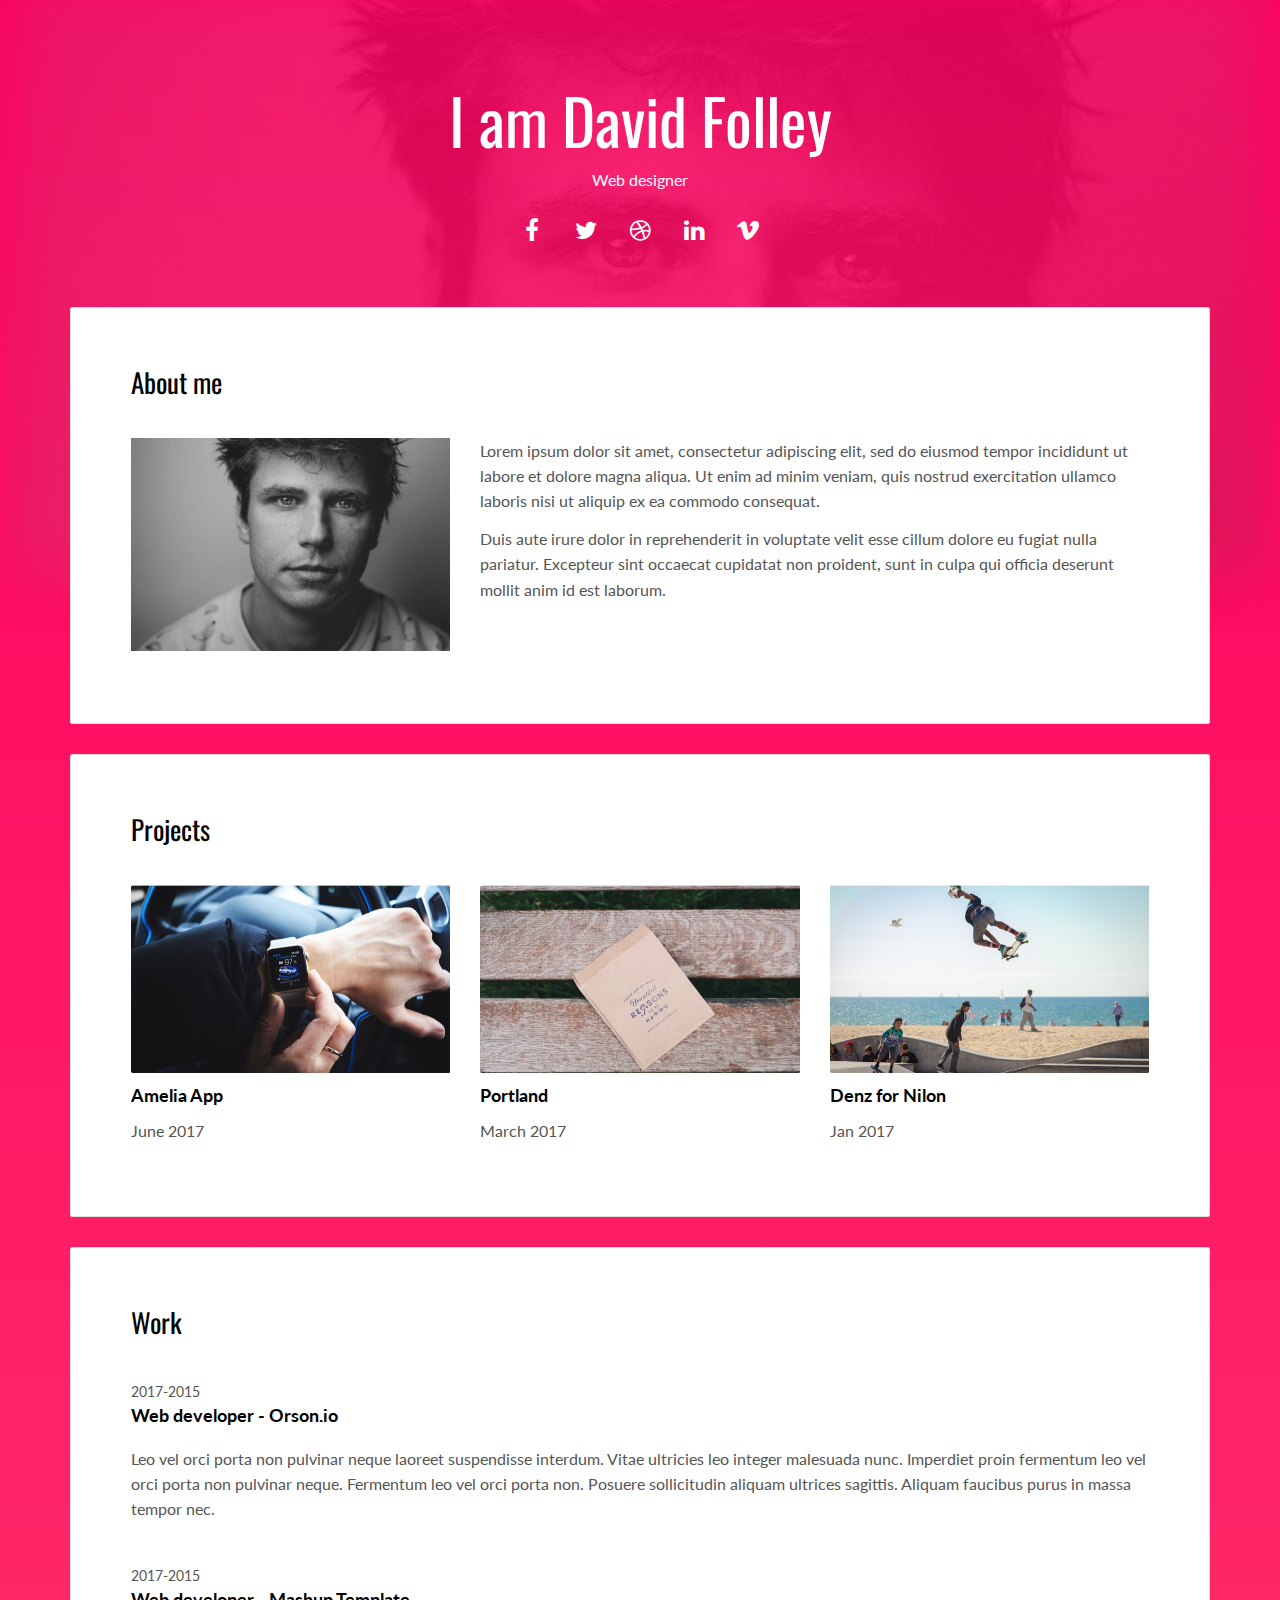
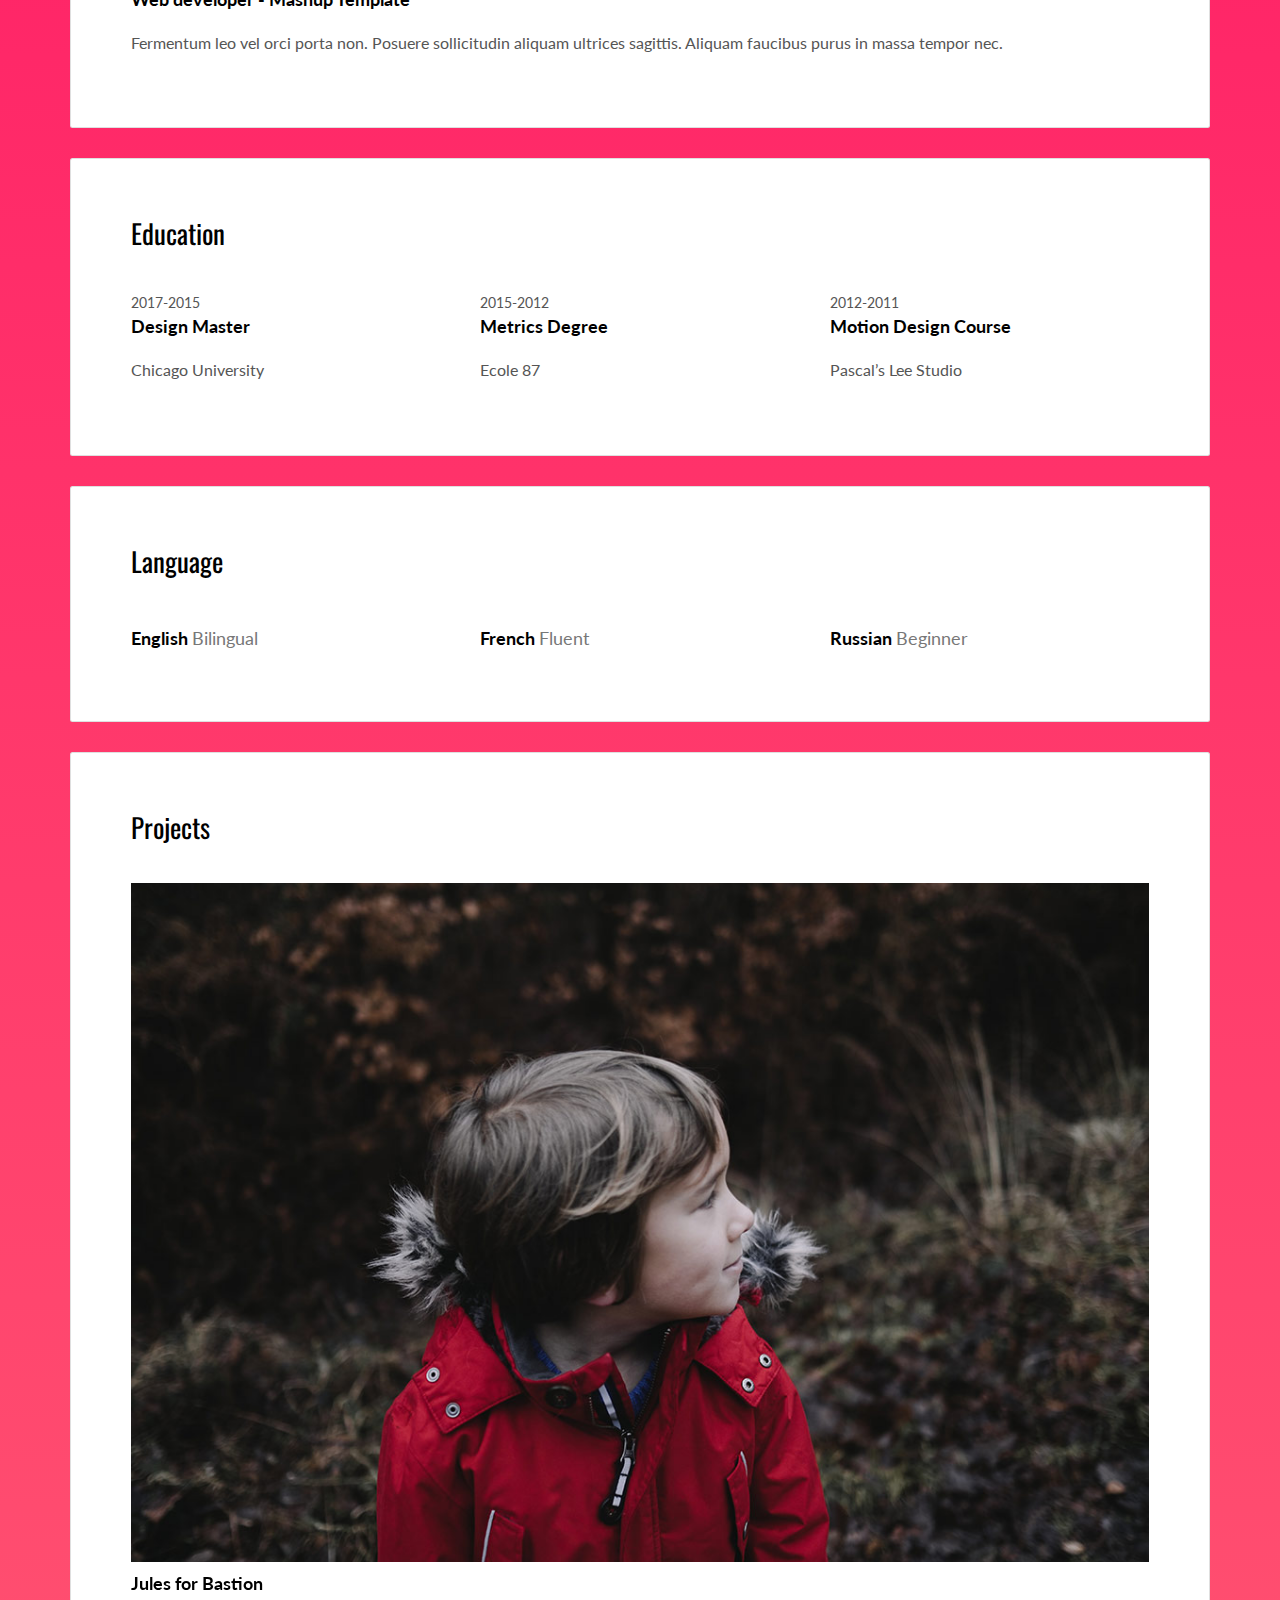
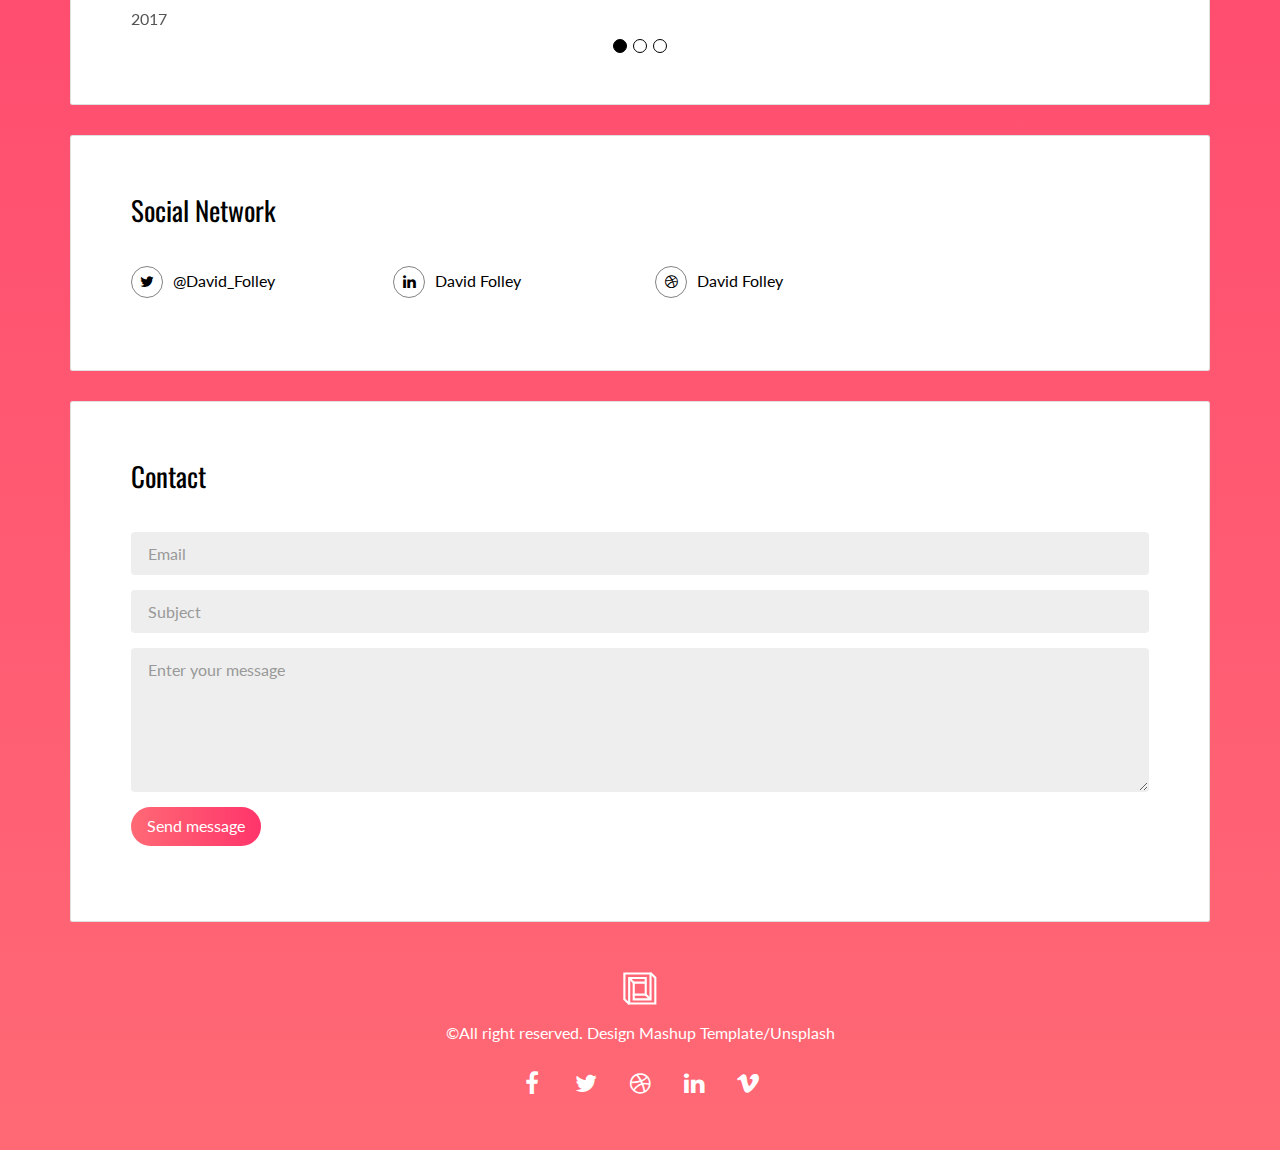
<file: energy-template/index.html>
<!DOCTYPE html>
<html lang="en">

<head>
  <meta charset="UTF-8">
  <meta content="IE=edge" http-equiv="X-UA-Compatible">
  <meta content="width=device-width,initial-scale=1" name="viewport">
  <meta content="description" name="description">
  <meta name="google" content="notranslate" />
  <meta content="Mashup templates have been developped by Orson.io team" name="author">

  <!-- Disable tap highlight on IE -->
  <meta name="msapplication-tap-highlight" content="no">
  
  <link rel="apple-touch-icon" sizes="180x180" href="./assets/apple-icon-180x180.png">
  <link href="./assets/favicon.ico" rel="icon">

  <title>Title page</title>  

<link href="./main.d8e0d294.css" rel="stylesheet"></head>

<body class="">

<!-- Add your content of header -->
<div class="background-color-layer" style="background-image: url('assets/images/img-01.jpg')"
></div>
<main class="content-wrapper">
  <header class="white-text-container section-container">
    <div class="text-center">
      <h1>I am David Folley</h1>
      <p>Web designer</p>
      <p>
        <a class="fa-icon fa-icon-2x" href="https://facebook.com/" title="">
          <i class="fa fa-facebook"></i>
        </a>
        <a class="fa-icon fa-icon-2x" href="https://twitter.com/" title="">
          <i class="fa fa-twitter"></i>
        </a>
        <a class="fa-icon fa-icon-2x" href="https://dribbble.com/" title="">
          <i class="fa fa-dribbble"></i>
        </a>
        <a class="fa-icon fa-icon-2x" href="https://www.linkedin.com/" title="">
          <i class="fa fa-linkedin"></i>
        </a>
        <a class="fa-icon fa-icon-2x" href="https://vimeo.com/" title="">
          <i class="fa fa-vimeo"></i>
        </a>
      </p>
    </div>
  </header>



<!-- Add your site or app content here -->
 
 <div class="container">
   <div class="row">
     <div class="col-xs-12">

        <div class="card">
          <div class="card-block">
            <h2>About me</h2>
            <div class="row">
              <div class="col-md-4">
                <p><img src="./assets/images/img-01.jpg" class="img-responsive" alt=""></p>
              </div>
              <div class="col-md-8">

              <p>Lorem ipsum dolor sit amet, consectetur adipiscing elit, sed do eiusmod tempor incididunt ut labore et dolore magna aliqua. Ut enim ad minim veniam, quis nostrud exercitation ullamco laboris nisi ut aliquip ex ea commodo consequat.</p>
              <p> Duis aute irure dolor in reprehenderit in voluptate velit esse cillum dolore eu fugiat nulla pariatur. Excepteur sint occaecat cupidatat non proident, sunt in culpa qui officia deserunt mollit anim id est laborum.</p>

              </div>
            </div>
          </div>
        </div>

        <div class="card">
          <div class="card-block">
            <h2>Projects</h2>
            <div class="row">
              <div class="col-md-4">
                <img src="./assets/images/img-02.jpg" class="img-responsive" alt="">
                <h3 class="h5">Amelia App</h3>
                <p>June 2017</p>
              </div>
              <div class="col-md-4">
                <img src="./assets/images/img-03.jpg" class="img-responsive" alt="">
                <h3 class="h5">Portland</h3>
                <p>March 2017</p>
              </div>
              <div class="col-md-4">
                <img src="./assets/images/img-04.jpg" class="img-responsive" alt="">
                <h3 class="h5">Denz for Nilon</h3>
                <p>Jan 2017</p>
              </div>
            </div>
          </div>
        </div>

        <div class="card">
          <div class="card-block">
            <h2>Work</h2>
            <div class="work-experience">
              <small class="date">2017-2015</small>
              <h3 class="h5 date-title">Web developer - <a href="http://en.orson.io" title="Create professionnal website">Orson.io</a></h3>
              

              <p>Leo vel orci porta non pulvinar neque laoreet suspendisse interdum. Vitae ultricies leo integer malesuada nunc. Imperdiet proin fermentum leo vel orci porta non pulvinar neque. Fermentum leo vel orci porta non. Posuere sollicitudin aliquam ultrices sagittis. Aliquam faucibus purus in massa tempor nec.</p>
            </div>

            <div class="work-experience">
              <small class="date">2017-2015</small>
              <h3 class="h5 date-title">Web developer - <a href="http://mashup-template.com" title="">Mashup Template</a></h3>
              
              <p>Fermentum leo vel orci porta non. Posuere sollicitudin aliquam ultrices sagittis. Aliquam faucibus purus in massa tempor nec.</p>
            </div>
          </div>
        </div>
        

        <div class="card">
          <div class="card-block">
            <h2>Education</h2>
            <div class="row">
              <div class="col-md-4">
                <div class="education-experience">
                  <small class="date">2017-2015</small>
                  <h3 class="h5 date-title">Design Master</h3>
                  <p>Chicago University</p>
                </div>
                
              </div>
              <div class="col-md-4">
                <div class="education-experience">
                  <small class="date">2015-2012</small>
                  <h3 class="h5 date-title">Metrics Degree</h3>
                  <p>Ecole 87</p>
                </div>
              </div>
              <div class="col-md-4">
                <div class="education-experience">
                  <small class="date">2012-2011</small>
                  <h3 class="h5 date-title">Motion Design Course</h3>
                  <p>Pascal’s Lee Studio</p>
                </div>
              </div>
            </div>
          </div>
        </div>
        
        <div class="card">
          <div class="card-block">
            <h2>Language</h2>
            <div class="row">
              <div class="col-md-4">
                <div class="language-experience">
                  <h3 class="h5">English  <small>Bilingual</small></h3>
                </div>
              </div>
              <div class="col-md-4">
                <div class="language-experience">
                  <h3 class="h5">French  <small>Fluent</small></h3>
                </div>
              </div>
              <div class="col-md-4">
                <div class="language-experience">
                  <h3 class="h5">Russian  <small>Beginner</small></h3>
                </div>
              </div>
            </div>
          </div>
        </div>

        <div class="card">
          <div class="card-block">
            <h2>Projects</h2>
            <div id="carousel-example-generic" class="carousel slide" data-ride="carousel">
            

            <!-- Wrapper for slides -->
            <div class="carousel-inner" role="listbox">
              <div class="item active">
                <img src="./assets/images/img-05.jpg" class="img-responsive" alt="...">
                <div class="carousel-caption">
                  <h3 class="h5">Jules for Bastion</h3>
                  <p>2017</p>
                </div>
              </div>
              <div class="item">
                <img src="./assets/images/img-06.jpg" class="img-responsive" alt="...">
                <div class="carousel-caption">
                  <h3 class="h5">Jules for Bastion</h3>
                  <p>2017</p>
                </div>
              </div>

              <div class="item">
                <img src="./assets/images/img-08.jpg" class="img-responsive" alt="...">
                <div class="carousel-caption">
                  <h3 class="h5">Jules for Bastion</h3>
                  <p>2017</p>
                </div>
              </div>
            </div>

            <!-- Indicators -->
            <ol class="carousel-indicators">
              <li data-target="#carousel-example-generic" data-slide-to="0" class="active"></li>
              <li data-target="#carousel-example-generic" data-slide-to="1"></li>
              <li data-target="#carousel-example-generic" data-slide-to="2"></li>
            </ol>

          </div>
          </div>
        </div>
        
        <div class="card">
          <div class="card-block">
            <h2>Social Network</h2>
            <div class="row">
              <div class="col-md-3">
                <p class="social-buttons"><a href="https://twitter.com/" title=""><span class="social-round-icon fa-icon"><i class="fa fa-twitter"></i></span>@David_Folley</a></p>
              </div>
              <div class="col-md-3">
                <p class="social-buttons"><a href="https://www.linkedin.com/" title=""><span class="social-round-icon fa-icon"><i class="fa fa-linkedin"></i></span>David Folley</a></p>
              </div>
              <div class="col-md-3">
                <p class="social-buttons"><a href="https://dribbble.com/" title=""><span class="social-round-icon fa-icon"><i class="fa fa-dribbble"></i></span>David Folley</a></p>
              </div>
            </div>
          </div>
        </div>

        <div class="card">
          <div class="card-block">
            <h2>Contact</h2>
            <form action="" class="reveal-content">
              <div class="form-group">
                <input type="email" class="form-control" id="email" placeholder="Email">
              </div>
              <div class="form-group">
                <input type="text" class="form-control" id="subject" placeholder="Subject">
              </div>
              <div class="form-group">
                <textarea class="form-control" rows="5" placeholder="Enter your message"></textarea>
              </div>
              <div class="form-group">
                <button type="submit" class=" btn btn-primary">Send message</button>
              </div> 
            </form>
          </div>
        </div>
       
     </div>
   </div>
 </div>

</main>
<footer class="footer-container white-text-container text-center">
  <div class="container">
    <div class="row">
      <div class="col-xs-12">
        <p><img src="./assets/images/mashup-icon.svg" alt=""></p>
        
        <p>©All right reserved. Design <a href="http://www.mashup-template.com/" title="Create website with free html template">Mashup Template</a>/<a href="https://unsplash.com/" title="Beautiful Free Images">Unsplash</a></p>
        <p>
          <a class="fa-icon fa-icon-2x" href="https://facebook.com/" title="">
            <i class="fa fa-facebook"></i>
          </a>
          <a class="fa-icon fa-icon-2x" href="https://twitter.com/" title="">
            <i class="fa fa-twitter"></i>
          </a>
          <a class="fa-icon fa-icon-2x" href="https://dribbble.com/" title="">
            <i class="fa fa-dribbble"></i>
          </a>
          <a class="fa-icon fa-icon-2x" href="https://www.linkedin.com/" title="">
            <i class="fa fa-linkedin"></i>
          </a>
          <a class="fa-icon fa-icon-2x" href="https://vimeo.com/" title="">
            <i class="fa fa-vimeo"></i>
          </a>
        </p>
      </div>
    </div>
  </div>
</footer>

<script>
  document.addEventListener("DOMContentLoaded", function (event) {
     scrollRevelation('.card');
  });
</script>
<!-- Google Analytics: change UA-XXXXX-X to be your site's ID 

<script>
  (function (i, s, o, g, r, a, m) {
    i['GoogleAnalyticsObject'] = r; i[r] = i[r] || function () {
      (i[r].q = i[r].q || []).push(arguments)
    }, i[r].l = 1 * new Date(); a = s.createElement(o),
      m = s.getElementsByTagName(o)[0]; a.async = 1; a.src = g; m.parentNode.insertBefore(a, m)
  })(window, document, 'script', '//www.google-analytics.com/analytics.js', 'ga');
  ga('create', 'UA-XXXXX-X', 'auto');
  ga('send', 'pageview');
</script>

--><script type="text/javascript" src="./main.bc58148c.js"></script></body>

</html>
</file>
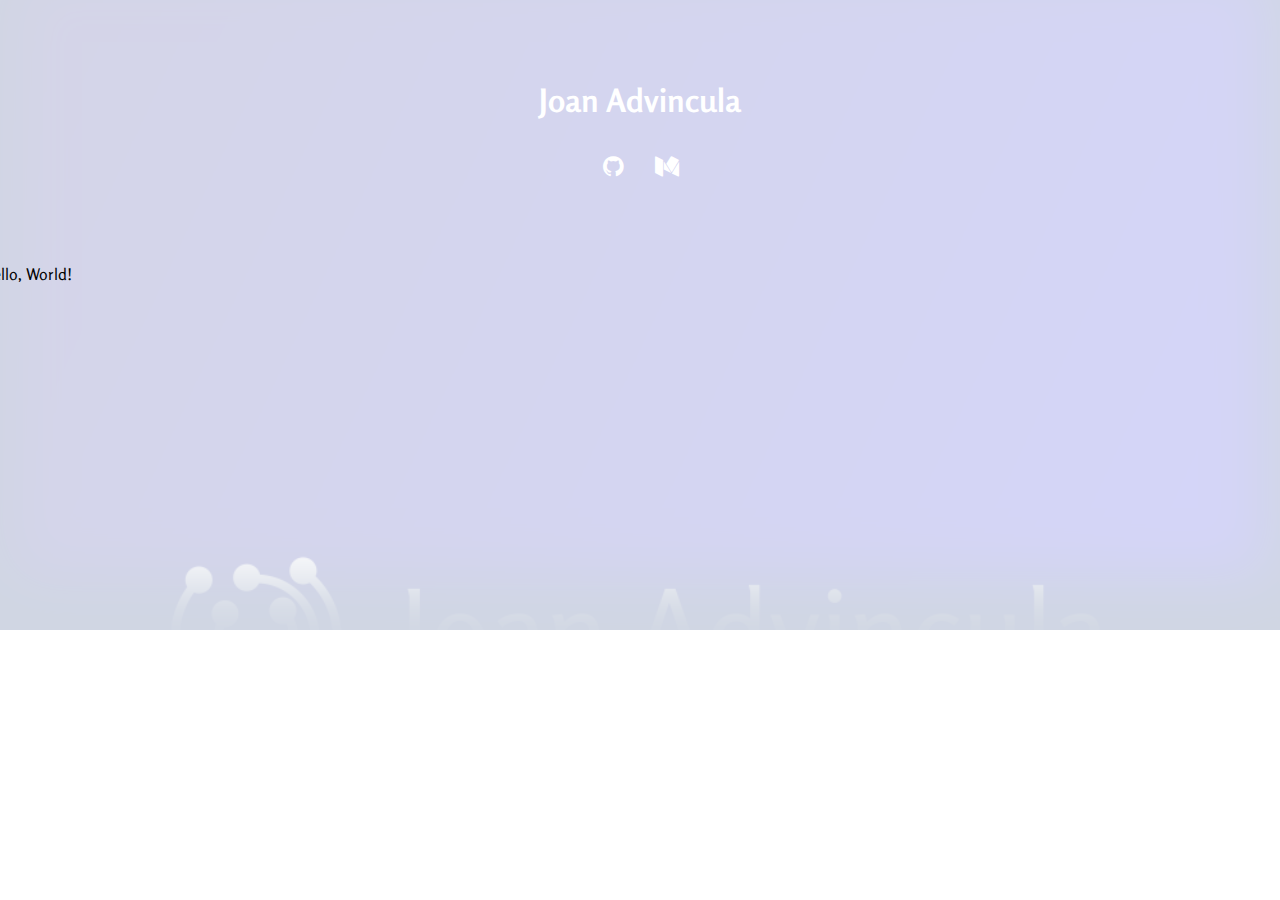
<file: home-v-energy/index.html>
<!DOCTYPE html>
<html>
<head>
  <meta charset="utf-8">
  <meta content="width=device-width,initial-scale=1" name="viewport">
  <meta name="google" content="notranslate">

  <title>Joan Advincula</title>

  <link rel="stylesheet" type="text/css" href="style.css">
  <link href="https://fonts.googleapis.com/css?family=Rosario&display=swap" rel="stylesheet">
  <link rel="shortcut icon" type="image/png" href="images/jxyz-favicon.png">
</head>

<body>
  <div class="background-color-layer" style="background-image: url('images/temp-bg.png')">
  </div>

  <main class="content-wrapper">
    <header class="white-text-container section-container">
      <div class="text-center">
        <h1>Joan Advincula</h1>
        <p>
          <a class="fa-icon fa-icon-2x" href="https://github.com/MJae/" title="">
            <i class="fa fa-github"></i>
          </a>
          <a class="fa-icon fa-icon-2x" href="https://medium.com/@iamMJae" title="">
            <i class="fa fa-medium"></i>
          </a>
        </p>
      </div>
    </header>
    
    <div class="container">
      <div class="row">
        <div class="col-xs-12">
          <div class="card">
            <div class="card-block">
              <div class="row">
                <div class="col-md-8">
                  <p>Hello, World!</p>
                </div>
              </div>
            </div>
          </div>
        </div>
      </div>
    </div>

  </main>
</body>
</html>
</file>
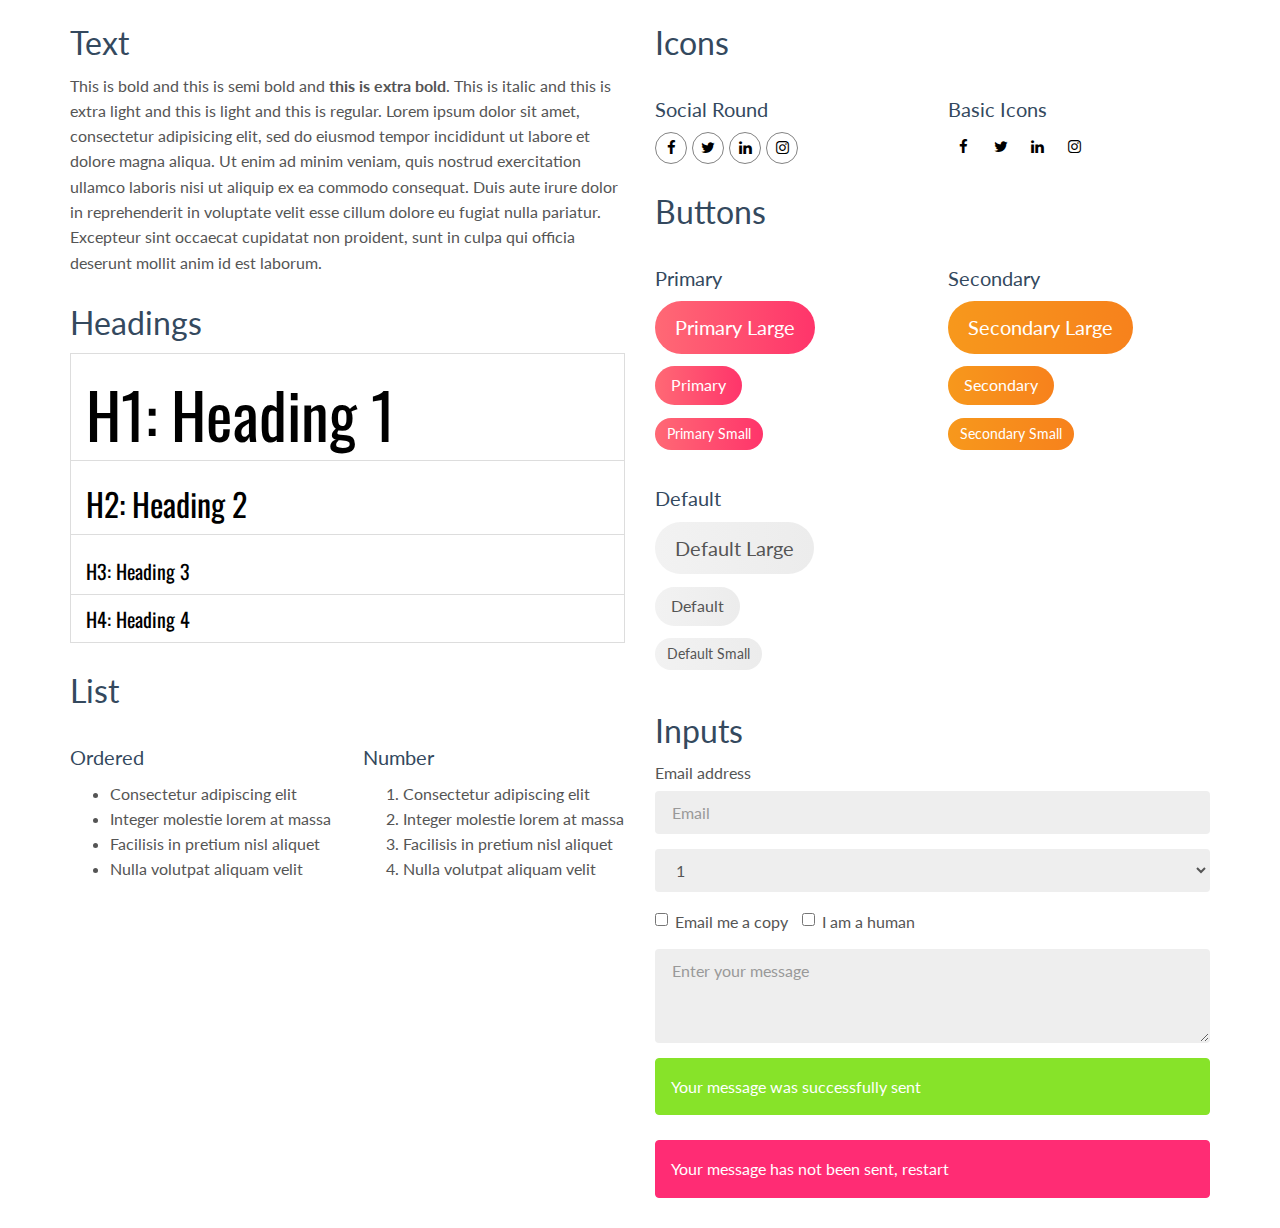
<file: energy-template/components.html>
<!DOCTYPE html>
<html lang="en">

<head>
  <meta charset="UTF-8">
  <meta content="IE=edge" http-equiv="X-UA-Compatible">
  <meta content="width=device-width,initial-scale=1" name="viewport">
  <meta content="description" name="description">
  <meta name="google" content="notranslate" />
  <meta content="Mashup templates have been developped by Orson.io team" name="author">

  <!-- Disable tap highlight on IE -->
  <meta name="msapplication-tap-highlight" content="no">
  
  <link rel="apple-touch-icon" sizes="180x180" href="./assets/apple-icon-180x180.png">
  <link href="./assets/favicon.ico" rel="icon">

  <title>Title page</title>  

<link href="./main.d8e0d294.css" rel="stylesheet"></head>

<body class="white">


<!-- Add your site or app content here -->
  <div class="container">
    <div class="row">
      <div class="col-xs-12 col-md-6">

        <div class="template-example">
          <h2 class="template-title-example">Text</h2>
          <p>This is bold and this is semi bold and <b>this is extra bold</b>. This is italic and this is extra light and this is light
          and this is regular. Lorem ipsum dolor sit amet, consectetur adipisicing elit, sed do eiusmod
          tempor incididunt ut labore et dolore magna aliqua. Ut enim ad minim veniam,
          quis nostrud exercitation ullamco laboris nisi ut aliquip ex ea commodo
          consequat. Duis aute irure dolor in reprehenderit in voluptate velit esse
          cillum dolore eu fugiat nulla pariatur. Excepteur sint occaecat cupidatat non
          proident, sunt in culpa qui officia deserunt mollit anim id est laborum.
          </p>
        </div>

        <div class="template-example">
          <h2 class="template-title-example">Headings</h2>
          
          <table class="table table-bordered">
            <tr><td><h1>H1: Heading 1</h1></td></tr>
            <tr><td><h2>H2: Heading 2</h2></td></tr>
            <tr><td><h3>H3: Heading 3</h3></td></tr>
            <tr><td><h4>H4: Heading 4</h4></td></tr>
          </table>
          
        </div>

        
        <div class="template-example">
          <h2 class="template-title-example">List</h2>
          <div class="row">
            <div class="col-md-6">
              <h3 class="template-title-example">Ordered</h3>
              <ul>
                <li>Consectetur adipiscing elit</li>
                <li>Integer molestie lorem at massa</li>
                <li>Facilisis in pretium nisl aliquet</li>
                <li>Nulla volutpat aliquam velit</li>
              </ul>
            </div>
            <div class="col-md-6">
              <h3 class="template-title-example">Number</h3>
              <ol>
                <li>Consectetur adipiscing elit</li>
                <li>Integer molestie lorem at massa</li>
                <li>Facilisis in pretium nisl aliquet</li>
                <li>Nulla volutpat aliquam velit</li>
              </ol>
            </div>
          </div>
        </div>
        
      </div>

      <div class="col-xs-12 col-md-6">
        <div class="template-example">
          <h2 class="template-title-example">Icons</h2>
          
          <div class="row">
            <div class="col-md-6">
              <h3 class="template-title-example">Social Round</h2>
              <ul class="list-icons">
                <li>
                  <a href="" class="social-round-icon fa-icon">
                    <i class="fa fa-facebook"></i>
                  </a>
                </li>
                <li>
                  <a href="" class="social-round-icon fa-icon">
                    <i class="fa fa-twitter"></i>
                  </a>
                </li>
                <li>
                  <a href="" class="social-round-icon fa-icon">
                    <i class="fa fa-linkedin"></i>
                  </a>
                </li>
                <li>
                  <a href="" class="social-round-icon fa-icon">
                    <i class="fa fa-instagram"></i>
                  </a>
                </li>
              </ul>
            </div>
            <div class="col-md-6">
               <h3 class="template-title-example">Basic Icons</h2>
                <ul class="list-icons">
                  <li>
                    <span class="fa-icon">
                      <i class="fa fa-facebook"></i>
                    </span>
                  </li>
                  <li>
                    <span class="fa-icon">
                      <i class="fa fa-twitter"></i>
                    </span>
                  </li>
                  <li>
                    <span class="fa-icon">
                      <i class="fa fa-linkedin"></i>
                    </span>
                  </li>
                  <li>
                    <span class="fa-icon">
                      <i class="fa fa-instagram"></i>
                    </span>
                  </li>
                </ul>
            </div>

          </div>


          


        </div>

        <div class="template-example">
          <h2 class="template-title-example">Buttons</h2>
          <div class="row">
            <div class="col-md-6">
              <h3 class="template-title-example">Primary</h2>
              <div class="row">
                  <div class="col-md-6">
                  <p><a href="" class="btn btn-primary btn-lg">Primary Large</a></p>
                  <p><a href="" class="btn btn-primary">Primary </a></p>
                  <p><a href="" class="btn btn-primary btn-sm">Primary Small</a></p>
                </div>
              </div>

              <h3 class="template-title-example">Default</h2>
              <div class="row">
                  <div class="col-md-6">
                  <p><a href="" class="btn btn-default btn-lg">Default Large</a></p>
                  <p><a href="" class="btn btn-default">Default </a></p>
                  <p><a href="" class="btn btn-default btn-sm">Default Small</a></p>
                </div>
              </div>

            </div>

            <div class="col-md-6">
              <h3 class="template-title-example">Secondary</h2>
              <div class="row">
                  <div class="col-md-6">
                  <p><a href="" class="btn btn-info btn-lg">Secondary Large</a></p>
                  <p><a href="" class="btn btn-info">Secondary </a></p>
                  <p><a href="" class="btn btn-info btn-sm">Secondary Small</a></p>
                </div>
              </div>
            </div>
          </div>
        </div>
        
        <div class="template-example">
          <h2 class="template-title-example">Inputs</h2>

            <div class="form-group">
              <label for="exampleInputEmail1">Email address</label>
              <input type="email" class="form-control" id="exampleInputEmail1" placeholder="Email">
            </div>

            <div class="form-group">
              <select class="form-control">
                <option>1</option>
                <option>2</option>
                <option>3</option>
                <option>4</option>
                <option>5</option>
              </select>
            </div>

            <div class="form-group">
              <label class="checkbox-inline">
                <input 
                type="checkbox" id="inlineCheckbox1" value="option1"> Email me a copy
              </label>
              <label class="checkbox-inline">
                <input type="checkbox" id="inlineCheckbox2" value="option2"> I am a human
              </label>
            </div>

            <div class="form-group">
              <textarea class="form-control" rows="3" placeholder="Enter your message"></textarea>
            </div>
            
            <div class="alert alert-success" role="alert">Your message was successfully sent</div>
            <div class="alert alert-danger" role="alert">Your message has not been sent, restart</div>
        </div>




      </div>
    </div>
  </div>

<script type="text/javascript" src="./main.bc58148c.js"></script>
</file>
<file: energy-template/main.d8e0d294.css>
@import url(https://fonts.googleapis.com/css?family=Lato:400,700|Oswald);
@import url(https://maxcdn.bootstrapcdn.com/font-awesome/4.7.0/css/font-awesome.min.css);

/*!
 * Bootstrap v3.3.7 (http://getbootstrap.com)
 * Copyright 2011-2016 Twitter, Inc.
 * Licensed under MIT (https://github.com/twbs/bootstrap/blob/master/LICENSE)
 */


/*! normalize.css v3.0.3 | MIT License | github.com/necolas/normalize.css */

html {
    font-family: sans-serif;
    -ms-text-size-adjust: 100%;
    -webkit-text-size-adjust: 100%
}

body {
    margin: 0
}

article,
aside,
details,
figcaption,
figure,
footer,
header,
hgroup,
main,
menu,
nav,
section,
summary {
    display: block
}

audio,
canvas,
progress,
video {
    display: inline-block;
    vertical-align: baseline
}

audio:not([controls]) {
    display: none;
    height: 0
}

[hidden],
template {
    display: none
}

a {
    background-color: transparent
}

a:active,
a:hover {
    outline: 0
}

abbr[title] {
    border-bottom: 1px dotted
}

b,
strong {
    font-weight: 700
}

dfn {
    font-style: italic
}

h1 {
    font-size: 2em;
    margin: .67em 0
}

mark {
    background: #ff0;
    color: #000
}

small {
    font-size: 80%
}

sub,
sup {
    font-size: 75%;
    line-height: 0;
    position: relative;
    vertical-align: baseline
}

sup {
    top: -.5em
}

sub {
    bottom: -.25em
}

img {
    border: 0
}

svg:not(:root) {
    overflow: hidden
}

figure {
    margin: 1em 40px
}

hr {
    box-sizing: content-box;
    height: 0
}

pre {
    overflow: auto
}

code,
kbd,
pre,
samp {
    font-family: monospace, monospace;
    font-size: 1em
}

button,
input,
optgroup,
select,
textarea {
    color: inherit;
    font: inherit;
    margin: 0
}

button {
    overflow: visible
}

button,
select {
    text-transform: none
}

button,
html input[type=button],
input[type=reset],
input[type=submit] {
    -webkit-appearance: button;
    cursor: pointer
}

button[disabled],
html input[disabled] {
    cursor: default
}

button::-moz-focus-inner,
input::-moz-focus-inner {
    border: 0;
    padding: 0
}

input {
    line-height: normal
}

input[type=checkbox],
input[type=radio] {
    box-sizing: border-box;
    padding: 0
}

input[type=number]::-webkit-inner-spin-button,
input[type=number]::-webkit-outer-spin-button {
    height: auto
}

input[type=search] {
    -webkit-appearance: textfield;
    box-sizing: content-box
}

input[type=search]::-webkit-search-cancel-button,
input[type=search]::-webkit-search-decoration {
    -webkit-appearance: none
}

fieldset {
    border: 1px solid silver;
    margin: 0 2px;
    padding: .35em .625em .75em
}

textarea {
    overflow: auto
}

optgroup {
    font-weight: 700
}

table {
    border-collapse: collapse;
    border-spacing: 0
}

td,
th {
    padding: 0
}


/*! Source: https://github.com/h5bp/html5-boilerplate/blob/master/src/css/main.css */

@media print {
    *,
    :after,
    :before {
        background: transparent!important;
        color: #000!important;
        box-shadow: none!important;
        text-shadow: none!important
    }
    a,
    a:visited {
        text-decoration: underline
    }
    a[href]:after {
        content: " (" attr(href) ")"
    }
    abbr[title]:after {
        content: " (" attr(title) ")"
    }
    a[href^="#"]:after,
    a[href^="javascript:"]:after {
        content: ""
    }
    blockquote,
    pre {
        border: 1px solid #999;
        page-break-inside: avoid
    }
    thead {
        display: table-header-group
    }
    img,
    tr {
        page-break-inside: avoid
    }
    img {
        max-width: 100%!important
    }
    h2,
    h3,
    p {
        orphans: 3;
        widows: 3
    }
    h2,
    h3 {
        page-break-after: avoid
    }
    .navbar {
        display: none
    }
    .btn>.caret,
    .dropup>.btn>.caret {
        border-top-color: #000!important
    }
    .label {
        border: 1px solid #000
    }
    .table {
        border-collapse: collapse!important
    }
    .table td,
    .table th {
        background-color: #fff!important
    }
    .table-bordered td,
    .table-bordered th {
        border: 1px solid #ddd!important
    }
}

*,
:after,
:before {
    -webkit-box-sizing: border-box;
    -moz-box-sizing: border-box;
    box-sizing: border-box
}

html {
    font-size: 10px;
    -webkit-tap-highlight-color: transparent
}

body {
    font-family: Lato, Helvetica, Arial, sans-serif;
    font-size: 16px;
    line-height: 1.58;
    color: #555;
    background-color: #fff
}

button,
input,
select,
textarea {
    font-family: inherit;
    font-size: inherit;
    line-height: inherit
}

a {
    color: #ff0060;
    text-decoration: none
}

a:focus,
a:hover {
    color: #b30043;
    text-decoration: underline
}

a:focus {
    outline: 5px auto -webkit-focus-ring-color;
    outline-offset: -2px
}

figure {
    margin: 0
}

img {
    vertical-align: middle
}

.img-responsive {
    display: block;
    max-width: 100%;
    height: auto
}

.img-rounded {
    border-radius: 6px
}

.img-thumbnail {
    padding: 4px;
    line-height: 1.58;
    background-color: #fff;
    border: 1px solid #ddd;
    border-radius: 4px;
    -webkit-transition: all .2s ease-in-out;
    -o-transition: all .2s ease-in-out;
    transition: all .2s ease-in-out;
    display: inline-block;
    max-width: 100%;
    height: auto
}

.img-circle {
    border-radius: 50%
}

hr {
    margin-top: 25px;
    margin-bottom: 25px;
    border: 0;
    border-top: 1px solid #eee
}

.sr-only {
    position: absolute;
    width: 1px;
    height: 1px;
    margin: -1px;
    padding: 0;
    overflow: hidden;
    clip: rect(0, 0, 0, 0);
    border: 0
}

.sr-only-focusable:active,
.sr-only-focusable:focus {
    position: static;
    width: auto;
    height: auto;
    margin: 0;
    overflow: visible;
    clip: auto
}

[role=button] {
    cursor: pointer
}

.h1,
.h2,
.h3,
.h4,
.h5,
.h6,
h1,
h2,
h3,
h4,
h5,
h6 {
    font-family: Oswald, Helvetica, Arial, sans-serif;
    font-weight: 400;
    line-height: 1.1;
    color: #000
}

.h1 .small,
.h1 small,
.h2 .small,
.h2 small,
.h3 .small,
.h3 small,
.h4 .small,
.h4 small,
.h5 .small,
.h5 small,
.h6 .small,
.h6 small,
h1 .small,
h1 small,
h2 .small,
h2 small,
h3 .small,
h3 small,
h4 .small,
h4 small,
h5 .small,
h5 small,
h6 .small,
h6 small {
    font-weight: 400;
    line-height: 1;
    color: #777
}

.h1,
.h2,
.h3,
h1,
h2,
h3 {
    margin-top: 25px;
    margin-bottom: 12.5px
}

.h1 .small,
.h1 small,
.h2 .small,
.h2 small,
.h3 .small,
.h3 small,
h1 .small,
h1 small,
h2 .small,
h2 small,
h3 .small,
h3 small {
    font-size: 65%
}

.h4,
.h5,
.h6,
h4,
h5,
h6 {
    margin-top: 12.5px;
    margin-bottom: 12.5px
}

.h4 .small,
.h4 small,
.h5 .small,
.h5 small,
.h6 .small,
.h6 small,
h4 .small,
h4 small,
h5 .small,
h5 small,
h6 .small,
h6 small {
    font-size: 75%
}

.h1,
h1 {
    font-size: 63px
}

.h2,
h2 {
    font-size: 27px
}

.h3,
.h4,
h3,
h4 {
    font-size: 20px
}

.h5,
h5 {
    font-size: 18px
}

.h6,
h6 {
    font-size: 14px
}

p {
    margin: 0 0 12.5px
}

.lead {
    margin-bottom: 25px;
    font-size: 18px;
    font-weight: 300;
    line-height: 1.4
}

@media (min-width:768px) {
    .lead {
        font-size: 24px
    }
}

.small,
small {
    font-size: 87%
}

.mark,
mark {
    background-color: #fcf8e3;
    padding: .2em
}

.text-left {
    text-align: left
}

.text-right {
    text-align: right
}

.text-center {
    text-align: center
}

.text-justify {
    text-align: justify
}

.text-nowrap {
    white-space: nowrap
}

.text-lowercase {
    text-transform: lowercase
}

.initialism,
.text-uppercase {
    text-transform: uppercase
}

.text-capitalize {
    text-transform: capitalize
}

.text-muted {
    color: #777
}

.text-primary {
    color: #ff0060
}

a.text-primary:focus,
a.text-primary:hover {
    color: #cc004d
}

.text-success {
    color: #fff
}

a.text-success:focus,
a.text-success:hover {
    color: #e6e6e6
}

.text-info {
    color: #31708f
}

a.text-info:focus,
a.text-info:hover {
    color: #245269
}

.text-warning {
    color: #8a6d3b
}

a.text-warning:focus,
a.text-warning:hover {
    color: #66512c
}

.text-danger {
    color: #fff
}

a.text-danger:focus,
a.text-danger:hover {
    color: #e6e6e6
}

.bg-primary {
    color: #fff;
    background-color: #ff0060
}

a.bg-primary:focus,
a.bg-primary:hover {
    background-color: #cc004d
}

.bg-success {
    background-color: #87e329
}

a.bg-success:focus,
a.bg-success:hover {
    background-color: #6dc019
}

.bg-info {
    background-color: #d9edf7
}

a.bg-info:focus,
a.bg-info:hover {
    background-color: #afd9ee
}

.bg-warning {
    background-color: #fcf8e3
}

a.bg-warning:focus,
a.bg-warning:hover {
    background-color: #f7ecb5
}

.bg-danger {
    background-color: #ff2c74
}

a.bg-danger:focus,
a.bg-danger:hover {
    background-color: #f80055
}

.page-header {
    padding-bottom: 11.5px;
    margin: 50px 0 25px;
    border-bottom: 1px solid #eee
}

ol,
ul {
    margin-top: 0;
    margin-bottom: 12.5px
}

ol ol,
ol ul,
ul ol,
ul ul {
    margin-bottom: 0
}

.list-inline,
.list-unstyled {
    padding-left: 0;
    list-style: none
}

.list-inline {
    margin-left: -5px
}

.list-inline>li {
    display: inline-block;
    padding-left: 5px;
    padding-right: 5px
}

dl {
    margin-top: 0;
    margin-bottom: 25px
}

dd,
dt {
    line-height: 1.58
}

dt {
    font-weight: 700
}

dd {
    margin-left: 0
}

.dl-horizontal dd:after,
.dl-horizontal dd:before {
    content: " ";
    display: table
}

.dl-horizontal dd:after {
    clear: both
}

@media (min-width:768px) {
    .dl-horizontal dt {
        float: left;
        width: 160px;
        clear: left;
        text-align: right;
        overflow: hidden;
        text-overflow: ellipsis;
        white-space: nowrap
    }
    .dl-horizontal dd {
        margin-left: 180px
    }
}

abbr[data-original-title],
abbr[title] {
    cursor: help;
    border-bottom: 1px dotted #777
}

.initialism {
    font-size: 90%
}

blockquote {
    padding: 12.5px 25px;
    margin: 0 0 25px;
    font-size: 20px;
    border-left: 5px solid #eee
}

blockquote ol:last-child,
blockquote p:last-child,
blockquote ul:last-child {
    margin-bottom: 0
}

blockquote .small,
blockquote footer,
blockquote small {
    display: block;
    font-size: 80%;
    line-height: 1.58;
    color: #777
}

blockquote .small:before,
blockquote footer:before,
blockquote small:before {
    content: "\2014   \A0"
}

.blockquote-reverse,
blockquote.pull-right {
    padding-right: 15px;
    padding-left: 0;
    border-right: 5px solid #eee;
    border-left: 0;
    text-align: right
}

.blockquote-reverse .small:before,
.blockquote-reverse footer:before,
.blockquote-reverse small:before,
blockquote.pull-right .small:before,
blockquote.pull-right footer:before,
blockquote.pull-right small:before {
    content: ""
}

.blockquote-reverse .small:after,
.blockquote-reverse footer:after,
.blockquote-reverse small:after,
blockquote.pull-right .small:after,
blockquote.pull-right footer:after,
blockquote.pull-right small:after {
    content: "\A0   \2014"
}

address {
    margin-bottom: 25px;
    font-style: normal;
    line-height: 1.58
}

code,
kbd,
pre,
samp {
    font-family: Menlo, Monaco, Consolas, Courier New, monospace
}

code {
    color: #c7254e;
    background-color: #f9f2f4;
    border-radius: 4px
}

code,
kbd {
    padding: 2px 4px;
    font-size: 90%
}

kbd {
    color: #fff;
    background-color: #333;
    border-radius: 3px;
    box-shadow: inset 0 -1px 0 rgba(0, 0, 0, .25)
}

kbd kbd {
    padding: 0;
    font-size: 100%;
    font-weight: 700;
    box-shadow: none
}

pre {
    display: block;
    padding: 12px;
    margin: 0 0 12.5px;
    font-size: 15px;
    line-height: 1.58;
    word-break: break-all;
    word-wrap: break-word;
    color: #333;
    background-color: #f5f5f5;
    border: 1px solid #ccc;
    border-radius: 4px
}

pre code {
    padding: 0;
    font-size: inherit;
    color: inherit;
    white-space: pre-wrap;
    background-color: transparent;
    border-radius: 0
}

.pre-scrollable {
    max-height: 340px;
    overflow-y: scroll
}

.container {
    margin-right: auto;
    margin-left: auto;
    padding-left: 15px;
    padding-right: 15px
}

.container:after,
.container:before {
    content: " ";
    display: table
}

.container:after {
    clear: both
}

@media (min-width:768px) {
    .container {
        width: 750px
    }
}

@media (min-width:992px) {
    .container {
        width: 970px
    }
}

@media (min-width:1200px) {
    .container {
        width: 1170px
    }
}

.container-fluid {
    margin-right: auto;
    margin-left: auto;
    padding-left: 15px;
    padding-right: 15px
}

.container-fluid:after,
.container-fluid:before {
    content: " ";
    display: table
}

.container-fluid:after {
    clear: both
}

.row {
    margin-left: -15px;
    margin-right: -15px
}

.row:after,
.row:before {
    content: " ";
    display: table
}

.row:after {
    clear: both
}

.col-lg-1,
.col-lg-2,
.col-lg-3,
.col-lg-4,
.col-lg-5,
.col-lg-6,
.col-lg-7,
.col-lg-8,
.col-lg-9,
.col-lg-10,
.col-lg-11,
.col-lg-12,
.col-md-1,
.col-md-2,
.col-md-3,
.col-md-4,
.col-md-5,
.col-md-6,
.col-md-7,
.col-md-8,
.col-md-9,
.col-md-10,
.col-md-11,
.col-md-12,
.col-sm-1,
.col-sm-2,
.col-sm-3,
.col-sm-4,
.col-sm-5,
.col-sm-6,
.col-sm-7,
.col-sm-8,
.col-sm-9,
.col-sm-10,
.col-sm-11,
.col-sm-12,
.col-xs-1,
.col-xs-2,
.col-xs-3,
.col-xs-4,
.col-xs-5,
.col-xs-6,
.col-xs-7,
.col-xs-8,
.col-xs-9,
.col-xs-10,
.col-xs-11,
.col-xs-12 {
    position: relative;
    min-height: 1px;
    padding-left: 15px;
    padding-right: 15px
}

.col-xs-1,
.col-xs-2,
.col-xs-3,
.col-xs-4,
.col-xs-5,
.col-xs-6,
.col-xs-7,
.col-xs-8,
.col-xs-9,
.col-xs-10,
.col-xs-11,
.col-xs-12 {
    float: left
}

.col-xs-1 {
    width: 8.33333%
}

.col-xs-2 {
    width: 16.66667%
}

.col-xs-3 {
    width: 25%
}

.col-xs-4 {
    width: 33.33333%
}

.col-xs-5 {
    width: 41.66667%
}

.col-xs-6 {
    width: 50%
}

.col-xs-7 {
    width: 58.33333%
}

.col-xs-8 {
    width: 66.66667%
}

.col-xs-9 {
    width: 75%
}

.col-xs-10 {
    width: 83.33333%
}

.col-xs-11 {
    width: 91.66667%
}

.col-xs-12 {
    width: 100%
}

.col-xs-pull-0 {
    right: auto
}

.col-xs-pull-1 {
    right: 8.33333%
}

.col-xs-pull-2 {
    right: 16.66667%
}

.col-xs-pull-3 {
    right: 25%
}

.col-xs-pull-4 {
    right: 33.33333%
}

.col-xs-pull-5 {
    right: 41.66667%
}

.col-xs-pull-6 {
    right: 50%
}

.col-xs-pull-7 {
    right: 58.33333%
}

.col-xs-pull-8 {
    right: 66.66667%
}

.col-xs-pull-9 {
    right: 75%
}

.col-xs-pull-10 {
    right: 83.33333%
}

.col-xs-pull-11 {
    right: 91.66667%
}

.col-xs-pull-12 {
    right: 100%
}

.col-xs-push-0 {
    left: auto
}

.col-xs-push-1 {
    left: 8.33333%
}

.col-xs-push-2 {
    left: 16.66667%
}

.col-xs-push-3 {
    left: 25%
}

.col-xs-push-4 {
    left: 33.33333%
}

.col-xs-push-5 {
    left: 41.66667%
}

.col-xs-push-6 {
    left: 50%
}

.col-xs-push-7 {
    left: 58.33333%
}

.col-xs-push-8 {
    left: 66.66667%
}

.col-xs-push-9 {
    left: 75%
}

.col-xs-push-10 {
    left: 83.33333%
}

.col-xs-push-11 {
    left: 91.66667%
}

.col-xs-push-12 {
    left: 100%
}

.col-xs-offset-0 {
    margin-left: 0
}

.col-xs-offset-1 {
    margin-left: 8.33333%
}

.col-xs-offset-2 {
    margin-left: 16.66667%
}

.col-xs-offset-3 {
    margin-left: 25%
}

.col-xs-offset-4 {
    margin-left: 33.33333%
}

.col-xs-offset-5 {
    margin-left: 41.66667%
}

.col-xs-offset-6 {
    margin-left: 50%
}

.col-xs-offset-7 {
    margin-left: 58.33333%
}

.col-xs-offset-8 {
    margin-left: 66.66667%
}

.col-xs-offset-9 {
    margin-left: 75%
}

.col-xs-offset-10 {
    margin-left: 83.33333%
}

.col-xs-offset-11 {
    margin-left: 91.66667%
}

.col-xs-offset-12 {
    margin-left: 100%
}

@media (min-width:768px) {
    .col-sm-1,
    .col-sm-2,
    .col-sm-3,
    .col-sm-4,
    .col-sm-5,
    .col-sm-6,
    .col-sm-7,
    .col-sm-8,
    .col-sm-9,
    .col-sm-10,
    .col-sm-11,
    .col-sm-12 {
        float: left
    }
    .col-sm-1 {
        width: 8.33333%
    }
    .col-sm-2 {
        width: 16.66667%
    }
    .col-sm-3 {
        width: 25%
    }
    .col-sm-4 {
        width: 33.33333%
    }
    .col-sm-5 {
        width: 41.66667%
    }
    .col-sm-6 {
        width: 50%
    }
    .col-sm-7 {
        width: 58.33333%
    }
    .col-sm-8 {
        width: 66.66667%
    }
    .col-sm-9 {
        width: 75%
    }
    .col-sm-10 {
        width: 83.33333%
    }
    .col-sm-11 {
        width: 91.66667%
    }
    .col-sm-12 {
        width: 100%
    }
    .col-sm-pull-0 {
        right: auto
    }
    .col-sm-pull-1 {
        right: 8.33333%
    }
    .col-sm-pull-2 {
        right: 16.66667%
    }
    .col-sm-pull-3 {
        right: 25%
    }
    .col-sm-pull-4 {
        right: 33.33333%
    }
    .col-sm-pull-5 {
        right: 41.66667%
    }
    .col-sm-pull-6 {
        right: 50%
    }
    .col-sm-pull-7 {
        right: 58.33333%
    }
    .col-sm-pull-8 {
        right: 66.66667%
    }
    .col-sm-pull-9 {
        right: 75%
    }
    .col-sm-pull-10 {
        right: 83.33333%
    }
    .col-sm-pull-11 {
        right: 91.66667%
    }
    .col-sm-pull-12 {
        right: 100%
    }
    .col-sm-push-0 {
        left: auto
    }
    .col-sm-push-1 {
        left: 8.33333%
    }
    .col-sm-push-2 {
        left: 16.66667%
    }
    .col-sm-push-3 {
        left: 25%
    }
    .col-sm-push-4 {
        left: 33.33333%
    }
    .col-sm-push-5 {
        left: 41.66667%
    }
    .col-sm-push-6 {
        left: 50%
    }
    .col-sm-push-7 {
        left: 58.33333%
    }
    .col-sm-push-8 {
        left: 66.66667%
    }
    .col-sm-push-9 {
        left: 75%
    }
    .col-sm-push-10 {
        left: 83.33333%
    }
    .col-sm-push-11 {
        left: 91.66667%
    }
    .col-sm-push-12 {
        left: 100%
    }
    .col-sm-offset-0 {
        margin-left: 0
    }
    .col-sm-offset-1 {
        margin-left: 8.33333%
    }
    .col-sm-offset-2 {
        margin-left: 16.66667%
    }
    .col-sm-offset-3 {
        margin-left: 25%
    }
    .col-sm-offset-4 {
        margin-left: 33.33333%
    }
    .col-sm-offset-5 {
        margin-left: 41.66667%
    }
    .col-sm-offset-6 {
        margin-left: 50%
    }
    .col-sm-offset-7 {
        margin-left: 58.33333%
    }
    .col-sm-offset-8 {
        margin-left: 66.66667%
    }
    .col-sm-offset-9 {
        margin-left: 75%
    }
    .col-sm-offset-10 {
        margin-left: 83.33333%
    }
    .col-sm-offset-11 {
        margin-left: 91.66667%
    }
    .col-sm-offset-12 {
        margin-left: 100%
    }
}

@media (min-width:992px) {
    .col-md-1,
    .col-md-2,
    .col-md-3,
    .col-md-4,
    .col-md-5,
    .col-md-6,
    .col-md-7,
    .col-md-8,
    .col-md-9,
    .col-md-10,
    .col-md-11,
    .col-md-12 {
        float: left
    }
    .col-md-1 {
        width: 8.33333%
    }
    .col-md-2 {
        width: 16.66667%
    }
    .col-md-3 {
        width: 25%
    }
    .col-md-4 {
        width: 33.33333%
    }
    .col-md-5 {
        width: 41.66667%
    }
    .col-md-6 {
        width: 50%
    }
    .col-md-7 {
        width: 58.33333%
    }
    .col-md-8 {
        width: 66.66667%
    }
    .col-md-9 {
        width: 75%
    }
    .col-md-10 {
        width: 83.33333%
    }
    .col-md-11 {
        width: 91.66667%
    }
    .col-md-12 {
        width: 100%
    }
    .col-md-pull-0 {
        right: auto
    }
    .col-md-pull-1 {
        right: 8.33333%
    }
    .col-md-pull-2 {
        right: 16.66667%
    }
    .col-md-pull-3 {
        right: 25%
    }
    .col-md-pull-4 {
        right: 33.33333%
    }
    .col-md-pull-5 {
        right: 41.66667%
    }
    .col-md-pull-6 {
        right: 50%
    }
    .col-md-pull-7 {
        right: 58.33333%
    }
    .col-md-pull-8 {
        right: 66.66667%
    }
    .col-md-pull-9 {
        right: 75%
    }
    .col-md-pull-10 {
        right: 83.33333%
    }
    .col-md-pull-11 {
        right: 91.66667%
    }
    .col-md-pull-12 {
        right: 100%
    }
    .col-md-push-0 {
        left: auto
    }
    .col-md-push-1 {
        left: 8.33333%
    }
    .col-md-push-2 {
        left: 16.66667%
    }
    .col-md-push-3 {
        left: 25%
    }
    .col-md-push-4 {
        left: 33.33333%
    }
    .col-md-push-5 {
        left: 41.66667%
    }
    .col-md-push-6 {
        left: 50%
    }
    .col-md-push-7 {
        left: 58.33333%
    }
    .col-md-push-8 {
        left: 66.66667%
    }
    .col-md-push-9 {
        left: 75%
    }
    .col-md-push-10 {
        left: 83.33333%
    }
    .col-md-push-11 {
        left: 91.66667%
    }
    .col-md-push-12 {
        left: 100%
    }
    .col-md-offset-0 {
        margin-left: 0
    }
    .col-md-offset-1 {
        margin-left: 8.33333%
    }
    .col-md-offset-2 {
        margin-left: 16.66667%
    }
    .col-md-offset-3 {
        margin-left: 25%
    }
    .col-md-offset-4 {
        margin-left: 33.33333%
    }
    .col-md-offset-5 {
        margin-left: 41.66667%
    }
    .col-md-offset-6 {
        margin-left: 50%
    }
    .col-md-offset-7 {
        margin-left: 58.33333%
    }
    .col-md-offset-8 {
        margin-left: 66.66667%
    }
    .col-md-offset-9 {
        margin-left: 75%
    }
    .col-md-offset-10 {
        margin-left: 83.33333%
    }
    .col-md-offset-11 {
        margin-left: 91.66667%
    }
    .col-md-offset-12 {
        margin-left: 100%
    }
}

@media (min-width:1200px) {
    .col-lg-1,
    .col-lg-2,
    .col-lg-3,
    .col-lg-4,
    .col-lg-5,
    .col-lg-6,
    .col-lg-7,
    .col-lg-8,
    .col-lg-9,
    .col-lg-10,
    .col-lg-11,
    .col-lg-12 {
        float: left
    }
    .col-lg-1 {
        width: 8.33333%
    }
    .col-lg-2 {
        width: 16.66667%
    }
    .col-lg-3 {
        width: 25%
    }
    .col-lg-4 {
        width: 33.33333%
    }
    .col-lg-5 {
        width: 41.66667%
    }
    .col-lg-6 {
        width: 50%
    }
    .col-lg-7 {
        width: 58.33333%
    }
    .col-lg-8 {
        width: 66.66667%
    }
    .col-lg-9 {
        width: 75%
    }
    .col-lg-10 {
        width: 83.33333%
    }
    .col-lg-11 {
        width: 91.66667%
    }
    .col-lg-12 {
        width: 100%
    }
    .col-lg-pull-0 {
        right: auto
    }
    .col-lg-pull-1 {
        right: 8.33333%
    }
    .col-lg-pull-2 {
        right: 16.66667%
    }
    .col-lg-pull-3 {
        right: 25%
    }
    .col-lg-pull-4 {
        right: 33.33333%
    }
    .col-lg-pull-5 {
        right: 41.66667%
    }
    .col-lg-pull-6 {
        right: 50%
    }
    .col-lg-pull-7 {
        right: 58.33333%
    }
    .col-lg-pull-8 {
        right: 66.66667%
    }
    .col-lg-pull-9 {
        right: 75%
    }
    .col-lg-pull-10 {
        right: 83.33333%
    }
    .col-lg-pull-11 {
        right: 91.66667%
    }
    .col-lg-pull-12 {
        right: 100%
    }
    .col-lg-push-0 {
        left: auto
    }
    .col-lg-push-1 {
        left: 8.33333%
    }
    .col-lg-push-2 {
        left: 16.66667%
    }
    .col-lg-push-3 {
        left: 25%
    }
    .col-lg-push-4 {
        left: 33.33333%
    }
    .col-lg-push-5 {
        left: 41.66667%
    }
    .col-lg-push-6 {
        left: 50%
    }
    .col-lg-push-7 {
        left: 58.33333%
    }
    .col-lg-push-8 {
        left: 66.66667%
    }
    .col-lg-push-9 {
        left: 75%
    }
    .col-lg-push-10 {
        left: 83.33333%
    }
    .col-lg-push-11 {
        left: 91.66667%
    }
    .col-lg-push-12 {
        left: 100%
    }
    .col-lg-offset-0 {
        margin-left: 0
    }
    .col-lg-offset-1 {
        margin-left: 8.33333%
    }
    .col-lg-offset-2 {
        margin-left: 16.66667%
    }
    .col-lg-offset-3 {
        margin-left: 25%
    }
    .col-lg-offset-4 {
        margin-left: 33.33333%
    }
    .col-lg-offset-5 {
        margin-left: 41.66667%
    }
    .col-lg-offset-6 {
        margin-left: 50%
    }
    .col-lg-offset-7 {
        margin-left: 58.33333%
    }
    .col-lg-offset-8 {
        margin-left: 66.66667%
    }
    .col-lg-offset-9 {
        margin-left: 75%
    }
    .col-lg-offset-10 {
        margin-left: 83.33333%
    }
    .col-lg-offset-11 {
        margin-left: 91.66667%
    }
    .col-lg-offset-12 {
        margin-left: 100%
    }
}

table {
    background-color: transparent
}

caption {
    padding-top: 8px;
    padding-bottom: 8px;
    color: #777
}

caption,
th {
    text-align: left
}

.table {
    width: 100%;
    max-width: 100%;
    margin-bottom: 25px
}

.table>tbody>tr>td,
.table>tbody>tr>th,
.table>tfoot>tr>td,
.table>tfoot>tr>th,
.table>thead>tr>td,
.table>thead>tr>th {
    padding: 8px;
    line-height: 1.58;
    vertical-align: top;
    border-top: 1px solid #ddd
}

.table>thead>tr>th {
    vertical-align: bottom;
    border-bottom: 2px solid #ddd
}

.table>caption+thead>tr:first-child>td,
.table>caption+thead>tr:first-child>th,
.table>colgroup+thead>tr:first-child>td,
.table>colgroup+thead>tr:first-child>th,
.table>thead:first-child>tr:first-child>td,
.table>thead:first-child>tr:first-child>th {
    border-top: 0
}

.table>tbody+tbody {
    border-top: 2px solid #ddd
}

.table .table {
    background-color: #fff
}

.table-condensed>tbody>tr>td,
.table-condensed>tbody>tr>th,
.table-condensed>tfoot>tr>td,
.table-condensed>tfoot>tr>th,
.table-condensed>thead>tr>td,
.table-condensed>thead>tr>th {
    padding: 5px
}

.table-bordered,
.table-bordered>tbody>tr>td,
.table-bordered>tbody>tr>th,
.table-bordered>tfoot>tr>td,
.table-bordered>tfoot>tr>th,
.table-bordered>thead>tr>td,
.table-bordered>thead>tr>th {
    border: 1px solid #ddd
}

.table-bordered>thead>tr>td,
.table-bordered>thead>tr>th {
    border-bottom-width: 2px
}

.table-striped>tbody>tr:nth-of-type(odd) {
    background-color: #f9f9f9
}

.table-hover>tbody>tr:hover {
    background-color: #f5f5f5
}

table col[class*=col-] {
    position: static;
    float: none;
    display: table-column
}

table td[class*=col-],
table th[class*=col-] {
    position: static;
    float: none;
    display: table-cell
}

.table>tbody>tr.active>td,
.table>tbody>tr.active>th,
.table>tbody>tr>td.active,
.table>tbody>tr>th.active,
.table>tfoot>tr.active>td,
.table>tfoot>tr.active>th,
.table>tfoot>tr>td.active,
.table>tfoot>tr>th.active,
.table>thead>tr.active>td,
.table>thead>tr.active>th,
.table>thead>tr>td.active,
.table>thead>tr>th.active {
    background-color: #f5f5f5
}

.table-hover>tbody>tr.active:hover>td,
.table-hover>tbody>tr.active:hover>th,
.table-hover>tbody>tr:hover>.active,
.table-hover>tbody>tr>td.active:hover,
.table-hover>tbody>tr>th.active:hover {
    background-color: #e8e8e8
}

.table>tbody>tr.success>td,
.table>tbody>tr.success>th,
.table>tbody>tr>td.success,
.table>tbody>tr>th.success,
.table>tfoot>tr.success>td,
.table>tfoot>tr.success>th,
.table>tfoot>tr>td.success,
.table>tfoot>tr>th.success,
.table>thead>tr.success>td,
.table>thead>tr.success>th,
.table>thead>tr>td.success,
.table>thead>tr>th.success {
    background-color: #87e329
}

.table-hover>tbody>tr.success:hover>td,
.table-hover>tbody>tr.success:hover>th,
.table-hover>tbody>tr:hover>.success,
.table-hover>tbody>tr>td.success:hover,
.table-hover>tbody>tr>th.success:hover {
    background-color: #7ad61c
}

.table>tbody>tr.info>td,
.table>tbody>tr.info>th,
.table>tbody>tr>td.info,
.table>tbody>tr>th.info,
.table>tfoot>tr.info>td,
.table>tfoot>tr.info>th,
.table>tfoot>tr>td.info,
.table>tfoot>tr>th.info,
.table>thead>tr.info>td,
.table>thead>tr.info>th,
.table>thead>tr>td.info,
.table>thead>tr>th.info {
    background-color: #d9edf7
}

.table-hover>tbody>tr.info:hover>td,
.table-hover>tbody>tr.info:hover>th,
.table-hover>tbody>tr:hover>.info,
.table-hover>tbody>tr>td.info:hover,
.table-hover>tbody>tr>th.info:hover {
    background-color: #c4e3f3
}

.table>tbody>tr.warning>td,
.table>tbody>tr.warning>th,
.table>tbody>tr>td.warning,
.table>tbody>tr>th.warning,
.table>tfoot>tr.warning>td,
.table>tfoot>tr.warning>th,
.table>tfoot>tr>td.warning,
.table>tfoot>tr>th.warning,
.table>thead>tr.warning>td,
.table>thead>tr.warning>th,
.table>thead>tr>td.warning,
.table>thead>tr>th.warning {
    background-color: #fcf8e3
}

.table-hover>tbody>tr.warning:hover>td,
.table-hover>tbody>tr.warning:hover>th,
.table-hover>tbody>tr:hover>.warning,
.table-hover>tbody>tr>td.warning:hover,
.table-hover>tbody>tr>th.warning:hover {
    background-color: #faf2cc
}

.table>tbody>tr.danger>td,
.table>tbody>tr.danger>th,
.table>tbody>tr>td.danger,
.table>tbody>tr>th.danger,
.table>tfoot>tr.danger>td,
.table>tfoot>tr.danger>th,
.table>tfoot>tr>td.danger,
.table>tfoot>tr>th.danger,
.table>thead>tr.danger>td,
.table>thead>tr.danger>th,
.table>thead>tr>td.danger,
.table>thead>tr>th.danger {
    background-color: #ff2c74
}

.table-hover>tbody>tr.danger:hover>td,
.table-hover>tbody>tr.danger:hover>th,
.table-hover>tbody>tr:hover>.danger,
.table-hover>tbody>tr>td.danger:hover,
.table-hover>tbody>tr>th.danger:hover {
    background-color: #ff1363
}

.table-responsive {
    overflow-x: auto;
    min-height: .01%
}

@media screen and (max-width:767px) {
    .table-responsive {
        width: 100%;
        margin-bottom: 18.75px;
        overflow-y: hidden;
        -ms-overflow-style: -ms-autohiding-scrollbar;
        border: 1px solid #ddd
    }
    .table-responsive>.table {
        margin-bottom: 0
    }
    .table-responsive>.table>tbody>tr>td,
    .table-responsive>.table>tbody>tr>th,
    .table-responsive>.table>tfoot>tr>td,
    .table-responsive>.table>tfoot>tr>th,
    .table-responsive>.table>thead>tr>td,
    .table-responsive>.table>thead>tr>th {
        white-space: nowrap
    }
    .table-responsive>.table-bordered {
        border: 0
    }
    .table-responsive>.table-bordered>tbody>tr>td:first-child,
    .table-responsive>.table-bordered>tbody>tr>th:first-child,
    .table-responsive>.table-bordered>tfoot>tr>td:first-child,
    .table-responsive>.table-bordered>tfoot>tr>th:first-child,
    .table-responsive>.table-bordered>thead>tr>td:first-child,
    .table-responsive>.table-bordered>thead>tr>th:first-child {
        border-left: 0
    }
    .table-responsive>.table-bordered>tbody>tr>td:last-child,
    .table-responsive>.table-bordered>tbody>tr>th:last-child,
    .table-responsive>.table-bordered>tfoot>tr>td:last-child,
    .table-responsive>.table-bordered>tfoot>tr>th:last-child,
    .table-responsive>.table-bordered>thead>tr>td:last-child,
    .table-responsive>.table-bordered>thead>tr>th:last-child {
        border-right: 0
    }
    .table-responsive>.table-bordered>tbody>tr:last-child>td,
    .table-responsive>.table-bordered>tbody>tr:last-child>th,
    .table-responsive>.table-bordered>tfoot>tr:last-child>td,
    .table-responsive>.table-bordered>tfoot>tr:last-child>th {
        border-bottom: 0
    }
}

fieldset {
    margin: 0;
    min-width: 0
}

fieldset,
legend {
    padding: 0;
    border: 0
}

legend {
    display: block;
    width: 100%;
    margin-bottom: 25px;
    font-size: 24px;
    line-height: inherit;
    color: #333;
    border-bottom: 1px solid #e5e5e5
}

label {
    display: inline-block;
    max-width: 100%;
    margin-bottom: 5px;
    font-weight: 700
}

input[type=search] {
    -webkit-box-sizing: border-box;
    -moz-box-sizing: border-box;
    box-sizing: border-box
}

input[type=checkbox],
input[type=radio] {
    margin: 4px 0 0;
    margin-top: 1px\9;
    line-height: normal
}

input[type=file] {
    display: block
}

input[type=range] {
    display: block;
    width: 100%
}

select[multiple],
select[size] {
    height: auto
}

input[type=checkbox]:focus,
input[type=file]:focus,
input[type=radio]:focus {
    outline: 5px auto -webkit-focus-ring-color;
    outline-offset: -2px
}

output {
    padding-top: 9px
}

.form-control,
output {
    display: block;
    font-size: 16px;
    line-height: 1.58;
    color: #555
}

.form-control {
    width: 100%;
    height: 43px;
    padding: 8px 16px;
    background-color: #eee;
    background-image: none;
    border: 1px solid transparent;
    border-radius: 4px;
    -webkit-box-shadow: inset 0 1px 1px rgba(0, 0, 0, .075);
    box-shadow: inset 0 1px 1px rgba(0, 0, 0, .075);
    -webkit-transition: border-color .15s ease-in-out, box-shadow .15s ease-in-out;
    -o-transition: border-color ease-in-out .15s, box-shadow ease-in-out .15s;
    transition: border-color .15s ease-in-out, box-shadow .15s ease-in-out
}

.form-control:focus {
    border-color: #66afe9;
    -webkit-box-shadow: inset 0 1px 1px rgba(0, 0, 0, .075), 0 0 8px rgba(102, 175, 233, .6);
    box-shadow: inset 0 1px 1px rgba(0, 0, 0, .075), 0 0 8px rgba(102, 175, 233, .6)
}

.form-control::-moz-placeholder {
    color: #999;
    opacity: 1
}

.form-control:-ms-input-placeholder {
    color: #999
}

.form-control::-webkit-input-placeholder {
    color: #999
}

.form-control::-ms-expand {
    border: 0;
    background-color: transparent
}

.form-control[disabled],
.form-control[readonly],
fieldset[disabled] .form-control {
    background-color: #eee;
    opacity: 1
}

.form-control[disabled],
fieldset[disabled] .form-control {
    cursor: not-allowed
}

textarea.form-control {
    height: auto
}

input[type=search] {
    -webkit-appearance: none
}

@media screen and (-webkit-min-device-pixel-ratio:0) {
    input[type=date].form-control,
    input[type=datetime-local].form-control,
    input[type=month].form-control,
    input[type=time].form-control {
        line-height: 43px
    }
    .input-group-sm>.input-group-btn>input[type=date].btn,
    .input-group-sm>.input-group-btn>input[type=datetime-local].btn,
    .input-group-sm>.input-group-btn>input[type=month].btn,
    .input-group-sm>.input-group-btn>input[type=time].btn,
    .input-group-sm>input[type=date].form-control,
    .input-group-sm>input[type=date].input-group-addon,
    .input-group-sm>input[type=datetime-local].form-control,
    .input-group-sm>input[type=datetime-local].input-group-addon,
    .input-group-sm>input[type=month].form-control,
    .input-group-sm>input[type=month].input-group-addon,
    .input-group-sm>input[type=time].form-control,
    .input-group-sm>input[type=time].input-group-addon,
    .input-group-sm input[type=date],
    .input-group-sm input[type=datetime-local],
    .input-group-sm input[type=month],
    .input-group-sm input[type=time],
    input[type=date].input-sm,
    input[type=datetime-local].input-sm,
    input[type=month].input-sm,
    input[type=time].input-sm {
        line-height: 35px
    }
    .input-group-lg>.input-group-btn>input[type=date].btn,
    .input-group-lg>.input-group-btn>input[type=datetime-local].btn,
    .input-group-lg>.input-group-btn>input[type=month].btn,
    .input-group-lg>.input-group-btn>input[type=time].btn,
    .input-group-lg>input[type=date].form-control,
    .input-group-lg>input[type=date].input-group-addon,
    .input-group-lg>input[type=datetime-local].form-control,
    .input-group-lg>input[type=datetime-local].input-group-addon,
    .input-group-lg>input[type=month].form-control,
    .input-group-lg>input[type=month].input-group-addon,
    .input-group-lg>input[type=time].form-control,
    .input-group-lg>input[type=time].input-group-addon,
    .input-group-lg input[type=date],
    .input-group-lg input[type=datetime-local],
    .input-group-lg input[type=month],
    .input-group-lg input[type=time],
    input[type=date].input-lg,
    input[type=datetime-local].input-lg,
    input[type=month].input-lg,
    input[type=time].input-lg {
        line-height: 53px
    }
}

.form-group {
    margin-bottom: 15px
}

.checkbox,
.radio {
    position: relative;
    display: block;
    margin-top: 10px;
    margin-bottom: 10px
}

.checkbox label,
.radio label {
    min-height: 25px;
    padding-left: 20px;
    margin-bottom: 0;
    font-weight: 400;
    cursor: pointer
}

.checkbox-inline input[type=checkbox],
.checkbox input[type=checkbox],
.radio-inline input[type=radio],
.radio input[type=radio] {
    position: absolute;
    margin-left: -20px;
    margin-top: 4px\9
}

.checkbox+.checkbox,
.radio+.radio {
    margin-top: -5px
}

.checkbox-inline,
.radio-inline {
    position: relative;
    display: inline-block;
    padding-left: 20px;
    margin-bottom: 0;
    vertical-align: middle;
    font-weight: 400;
    cursor: pointer
}

.checkbox-inline+.checkbox-inline,
.radio-inline+.radio-inline {
    margin-top: 0;
    margin-left: 10px
}

.checkbox-inline.disabled,
.checkbox.disabled label,
.radio-inline.disabled,
.radio.disabled label,
fieldset[disabled] .checkbox-inline,
fieldset[disabled] .checkbox label,
fieldset[disabled] .radio-inline,
fieldset[disabled] .radio label,
fieldset[disabled] input[type=checkbox],
fieldset[disabled] input[type=radio],
input[type=checkbox].disabled,
input[type=checkbox][disabled],
input[type=radio].disabled,
input[type=radio][disabled] {
    cursor: not-allowed
}

.form-control-static {
    padding-top: 9px;
    padding-bottom: 9px;
    margin-bottom: 0;
    min-height: 41px
}

.form-control-static.input-lg,
.form-control-static.input-sm,
.input-group-lg>.form-control-static.form-control,
.input-group-lg>.form-control-static.input-group-addon,
.input-group-lg>.input-group-btn>.form-control-static.btn,
.input-group-sm>.form-control-static.form-control,
.input-group-sm>.form-control-static.input-group-addon,
.input-group-sm>.input-group-btn>.form-control-static.btn {
    padding-left: 0;
    padding-right: 0
}

.input-group-sm>.form-control,
.input-group-sm>.input-group-addon,
.input-group-sm>.input-group-btn>.btn,
.input-sm {
    height: 35px;
    padding: 6px 12px;
    font-size: 14px;
    line-height: 1.5;
    border-radius: 3px
}

.input-group-sm>.input-group-btn>select.btn,
.input-group-sm>select.form-control,
.input-group-sm>select.input-group-addon,
select.input-sm {
    height: 35px;
    line-height: 35px
}

.input-group-sm>.input-group-btn>select[multiple].btn,
.input-group-sm>.input-group-btn>textarea.btn,
.input-group-sm>select[multiple].form-control,
.input-group-sm>select[multiple].input-group-addon,
.input-group-sm>textarea.form-control,
.input-group-sm>textarea.input-group-addon,
select[multiple].input-sm,
textarea.input-sm {
    height: auto
}

.form-group-sm .form-control {
    height: 35px;
    padding: 6px 12px;
    font-size: 14px;
    line-height: 1.5;
    border-radius: 3px
}

.form-group-sm select.form-control {
    height: 35px;
    line-height: 35px
}

.form-group-sm select[multiple].form-control,
.form-group-sm textarea.form-control {
    height: auto
}

.form-group-sm .form-control-static {
    height: 35px;
    min-height: 39px;
    padding: 7px 12px;
    font-size: 14px;
    line-height: 1.5
}

.input-group-lg>.form-control,
.input-group-lg>.input-group-addon,
.input-group-lg>.input-group-btn>.btn,
.input-lg {
    height: 53px;
    padding: 12px 20px;
    font-size: 20px;
    line-height: 1.33333;
    border-radius: 6px
}

.input-group-lg>.input-group-btn>select.btn,
.input-group-lg>select.form-control,
.input-group-lg>select.input-group-addon,
select.input-lg {
    height: 53px;
    line-height: 53px
}

.input-group-lg>.input-group-btn>select[multiple].btn,
.input-group-lg>.input-group-btn>textarea.btn,
.input-group-lg>select[multiple].form-control,
.input-group-lg>select[multiple].input-group-addon,
.input-group-lg>textarea.form-control,
.input-group-lg>textarea.input-group-addon,
select[multiple].input-lg,
textarea.input-lg {
    height: auto
}

.form-group-lg .form-control {
    height: 53px;
    padding: 12px 20px;
    font-size: 20px;
    line-height: 1.33333;
    border-radius: 6px
}

.form-group-lg select.form-control {
    height: 53px;
    line-height: 53px
}

.form-group-lg select[multiple].form-control,
.form-group-lg textarea.form-control {
    height: auto
}

.form-group-lg .form-control-static {
    height: 53px;
    min-height: 45px;
    padding: 13px 20px;
    font-size: 20px;
    line-height: 1.33333
}

.has-feedback {
    position: relative
}

.has-feedback .form-control {
    padding-right: 53.75px
}

.form-control-feedback {
    position: absolute;
    top: 0;
    right: 0;
    z-index: 2;
    display: block;
    width: 43px;
    height: 43px;
    line-height: 43px;
    text-align: center;
    pointer-events: none
}

.form-group-lg .form-control+.form-control-feedback,
.input-group-lg+.form-control-feedback,
.input-group-lg>.form-control+.form-control-feedback,
.input-group-lg>.input-group-addon+.form-control-feedback,
.input-group-lg>.input-group-btn>.btn+.form-control-feedback,
.input-lg+.form-control-feedback {
    width: 53px;
    height: 53px;
    line-height: 53px
}

.form-group-sm .form-control+.form-control-feedback,
.input-group-sm+.form-control-feedback,
.input-group-sm>.form-control+.form-control-feedback,
.input-group-sm>.input-group-addon+.form-control-feedback,
.input-group-sm>.input-group-btn>.btn+.form-control-feedback,
.input-sm+.form-control-feedback {
    width: 35px;
    height: 35px;
    line-height: 35px
}

.has-success .checkbox,
.has-success .checkbox-inline,
.has-success.checkbox-inline label,
.has-success.checkbox label,
.has-success .control-label,
.has-success .help-block,
.has-success .radio,
.has-success .radio-inline,
.has-success.radio-inline label,
.has-success.radio label {
    color: #fff
}

.has-success .form-control {
    border-color: #fff;
    -webkit-box-shadow: inset 0 1px 1px rgba(0, 0, 0, .075);
    box-shadow: inset 0 1px 1px rgba(0, 0, 0, .075)
}

.has-success .form-control:focus {
    border-color: #e6e6e6;
    -webkit-box-shadow: inset 0 1px 1px rgba(0, 0, 0, .075), 0 0 6px #fff;
    box-shadow: inset 0 1px 1px rgba(0, 0, 0, .075), 0 0 6px #fff
}

.has-success .input-group-addon {
    color: #fff;
    border-color: #fff;
    background-color: #87e329
}

.has-success .form-control-feedback {
    color: #fff
}

.has-warning .checkbox,
.has-warning .checkbox-inline,
.has-warning.checkbox-inline label,
.has-warning.checkbox label,
.has-warning .control-label,
.has-warning .help-block,
.has-warning .radio,
.has-warning .radio-inline,
.has-warning.radio-inline label,
.has-warning.radio label {
    color: #8a6d3b
}

.has-warning .form-control {
    border-color: #8a6d3b;
    -webkit-box-shadow: inset 0 1px 1px rgba(0, 0, 0, .075);
    box-shadow: inset 0 1px 1px rgba(0, 0, 0, .075)
}

.has-warning .form-control:focus {
    border-color: #66512c;
    -webkit-box-shadow: inset 0 1px 1px rgba(0, 0, 0, .075), 0 0 6px #c0a16b;
    box-shadow: inset 0 1px 1px rgba(0, 0, 0, .075), 0 0 6px #c0a16b
}

.has-warning .input-group-addon {
    color: #8a6d3b;
    border-color: #8a6d3b;
    background-color: #fcf8e3
}

.has-warning .form-control-feedback {
    color: #8a6d3b
}

.has-error .checkbox,
.has-error .checkbox-inline,
.has-error.checkbox-inline label,
.has-error.checkbox label,
.has-error .control-label,
.has-error .help-block,
.has-error .radio,
.has-error .radio-inline,
.has-error.radio-inline label,
.has-error.radio label {
    color: #fff
}

.has-error .form-control {
    border-color: #fff;
    -webkit-box-shadow: inset 0 1px 1px rgba(0, 0, 0, .075);
    box-shadow: inset 0 1px 1px rgba(0, 0, 0, .075)
}

.has-error .form-control:focus {
    border-color: #e6e6e6;
    -webkit-box-shadow: inset 0 1px 1px rgba(0, 0, 0, .075), 0 0 6px #fff;
    box-shadow: inset 0 1px 1px rgba(0, 0, 0, .075), 0 0 6px #fff
}

.has-error .input-group-addon {
    color: #fff;
    border-color: #fff;
    background-color: #ff2c74
}

.has-error .form-control-feedback {
    color: #fff
}

.has-feedback label~.form-control-feedback {
    top: 30px
}

.has-feedback label.sr-only~.form-control-feedback {
    top: 0
}

.help-block {
    display: block;
    margin-top: 5px;
    margin-bottom: 10px;
    color: #959595
}

@media (min-width:768px) {
    .form-inline .form-group {
        display: inline-block;
        margin-bottom: 0;
        vertical-align: middle
    }
    .form-inline .form-control {
        display: inline-block;
        width: auto;
        vertical-align: middle
    }
    .form-inline .form-control-static {
        display: inline-block
    }
    .form-inline .input-group {
        display: inline-table;
        vertical-align: middle
    }
    .form-inline .input-group .form-control,
    .form-inline .input-group .input-group-addon,
    .form-inline .input-group .input-group-btn {
        width: auto
    }
    .form-inline .input-group>.form-control {
        width: 100%
    }
    .form-inline .control-label {
        margin-bottom: 0;
        vertical-align: middle
    }
    .form-inline .checkbox,
    .form-inline .radio {
        display: inline-block;
        margin-top: 0;
        margin-bottom: 0;
        vertical-align: middle
    }
    .form-inline .checkbox label,
    .form-inline .radio label {
        padding-left: 0
    }
    .form-inline .checkbox input[type=checkbox],
    .form-inline .radio input[type=radio] {
        position: relative;
        margin-left: 0
    }
    .form-inline .has-feedback .form-control-feedback {
        top: 0
    }
}

.form-horizontal .checkbox,
.form-horizontal .checkbox-inline,
.form-horizontal .radio,
.form-horizontal .radio-inline {
    margin-top: 0;
    margin-bottom: 0;
    padding-top: 9px
}

.form-horizontal .checkbox,
.form-horizontal .radio {
    min-height: 34px
}

.form-horizontal .form-group {
    margin-left: -15px;
    margin-right: -15px
}

.form-horizontal .form-group:after,
.form-horizontal .form-group:before {
    content: " ";
    display: table
}

.form-horizontal .form-group:after {
    clear: both
}

@media (min-width:768px) {
    .form-horizontal .control-label {
        text-align: right;
        margin-bottom: 0;
        padding-top: 9px
    }
}

.form-horizontal .has-feedback .form-control-feedback {
    right: 15px
}

@media (min-width:768px) {
    .form-horizontal .form-group-lg .control-label {
        padding-top: 13px;
        font-size: 20px
    }
}

@media (min-width:768px) {
    .form-horizontal .form-group-sm .control-label {
        padding-top: 7px;
        font-size: 14px
    }
}

.btn {
    display: inline-block;
    margin-bottom: 0;
    font-weight: 400;
    text-align: center;
    vertical-align: middle;
    touch-action: manipulation;
    cursor: pointer;
    background-image: none;
    border: 1px solid transparent;
    white-space: nowrap;
    padding: 8px 16px;
    font-size: 16px;
    line-height: 1.58;
    border-radius: 50px;
    -webkit-user-select: none;
    -moz-user-select: none;
    -ms-user-select: none;
    user-select: none
}

.btn.active.focus,
.btn.active:focus,
.btn.focus,
.btn:active.focus,
.btn:active:focus,
.btn:focus {
    outline: 5px auto -webkit-focus-ring-color;
    outline-offset: -2px
}

.btn.focus,
.btn:focus,
.btn:hover {
    color: #555;
    text-decoration: none
}

.btn.active,
.btn:active {
    outline: 0;
    background-image: none;
    -webkit-box-shadow: inset 0 3px 5px rgba(0, 0, 0, .125);
    box-shadow: inset 0 3px 5px rgba(0, 0, 0, .125)
}

.btn.disabled,
.btn[disabled],
fieldset[disabled] .btn {
    cursor: not-allowed;
    opacity: .65;
    filter: alpha(opacity=65);
    -webkit-box-shadow: none;
    box-shadow: none
}

a.btn.disabled,
fieldset[disabled] a.btn {
    pointer-events: none
}

.btn-default {
    color: #555;
    background-color: #fff;
    border-color: #ccc
}

.btn-default.focus,
.btn-default:focus {
    color: #555;
    background-color: #e6e6e6;
    border-color: #8c8c8c
}

.btn-default.active,
.btn-default:active,
.btn-default:hover,
.open>.btn-default.dropdown-toggle {
    color: #555;
    background-color: #e6e6e6;
    border-color: #adadad
}

.btn-default.active.focus,
.btn-default.active:focus,
.btn-default.active:hover,
.btn-default:active.focus,
.btn-default:active:focus,
.btn-default:active:hover,
.open>.btn-default.dropdown-toggle.focus,
.open>.btn-default.dropdown-toggle:focus,
.open>.btn-default.dropdown-toggle:hover {
    color: #555;
    background-color: #d4d4d4;
    border-color: #8c8c8c
}

.btn-default.active,
.btn-default:active,
.open>.btn-default.dropdown-toggle {
    background-image: none
}

.btn-default.disabled.focus,
.btn-default.disabled:focus,
.btn-default.disabled:hover,
.btn-default[disabled].focus,
.btn-default[disabled]:focus,
.btn-default[disabled]:hover,
fieldset[disabled] .btn-default.focus,
fieldset[disabled] .btn-default:focus,
fieldset[disabled] .btn-default:hover {
    background-color: #fff;
    border-color: #ccc
}

.btn-default .badge {
    color: #fff;
    background-color: #555
}

.btn-primary {
    color: #fff;
    background-color: #ff0060;
    border-color: #ff0060
}

.btn-primary.focus,
.btn-primary:focus {
    color: #fff;
    background-color: #cc004d;
    border-color: #800030
}

.btn-primary.active,
.btn-primary:active,
.btn-primary:hover,
.open>.btn-primary.dropdown-toggle {
    color: #fff;
    background-color: #cc004d;
    border-color: #c20049
}

.btn-primary.active.focus,
.btn-primary.active:focus,
.btn-primary.active:hover,
.btn-primary:active.focus,
.btn-primary:active:focus,
.btn-primary:active:hover,
.open>.btn-primary.dropdown-toggle.focus,
.open>.btn-primary.dropdown-toggle:focus,
.open>.btn-primary.dropdown-toggle:hover {
    color: #fff;
    background-color: #a8003f;
    border-color: #800030
}

.btn-primary.active,
.btn-primary:active,
.open>.btn-primary.dropdown-toggle {
    background-image: none
}

.btn-primary.disabled.focus,
.btn-primary.disabled:focus,
.btn-primary.disabled:hover,
.btn-primary[disabled].focus,
.btn-primary[disabled]:focus,
.btn-primary[disabled]:hover,
fieldset[disabled] .btn-primary.focus,
fieldset[disabled] .btn-primary:focus,
fieldset[disabled] .btn-primary:hover {
    background-color: #ff0060;
    border-color: #ff0060
}

.btn-primary .badge {
    color: #ff0060;
    background-color: #fff
}

.btn-success {
    color: #fff;
    background-color: #5cb85c;
    border-color: #5cb85c
}

.btn-success.focus,
.btn-success:focus {
    color: #fff;
    background-color: #449d44;
    border-color: #2d672d
}

.btn-success.active,
.btn-success:active,
.btn-success:hover,
.open>.btn-success.dropdown-toggle {
    color: #fff;
    background-color: #449d44;
    border-color: #419641
}

.btn-success.active.focus,
.btn-success.active:focus,
.btn-success.active:hover,
.btn-success:active.focus,
.btn-success:active:focus,
.btn-success:active:hover,
.open>.btn-success.dropdown-toggle.focus,
.open>.btn-success.dropdown-toggle:focus,
.open>.btn-success.dropdown-toggle:hover {
    color: #fff;
    background-color: #398439;
    border-color: #2d672d
}

.btn-success.active,
.btn-success:active,
.open>.btn-success.dropdown-toggle {
    background-image: none
}

.btn-success.disabled.focus,
.btn-success.disabled:focus,
.btn-success.disabled:hover,
.btn-success[disabled].focus,
.btn-success[disabled]:focus,
.btn-success[disabled]:hover,
fieldset[disabled] .btn-success.focus,
fieldset[disabled] .btn-success:focus,
fieldset[disabled] .btn-success:hover {
    background-color: #5cb85c;
    border-color: #5cb85c
}

.btn-success .badge {
    color: #5cb85c;
    background-color: #fff
}

.btn-info {
    color: #fff;
    background-color: #f7981c;
    border-color: #f7981c
}

.btn-info.focus,
.btn-info:focus {
    color: #fff;
    background-color: #d87e08;
    border-color: #8e5305
}

.btn-info.active,
.btn-info:active,
.btn-info:hover,
.open>.btn-info.dropdown-toggle {
    color: #fff;
    background-color: #d87e08;
    border-color: #cf7807
}

.btn-info.active.focus,
.btn-info.active:focus,
.btn-info.active:hover,
.btn-info:active.focus,
.btn-info:active:focus,
.btn-info:active:hover,
.open>.btn-info.dropdown-toggle.focus,
.open>.btn-info.dropdown-toggle:focus,
.open>.btn-info.dropdown-toggle:hover {
    color: #fff;
    background-color: #b66a06;
    border-color: #8e5305
}

.btn-info.active,
.btn-info:active,
.open>.btn-info.dropdown-toggle {
    background-image: none
}

.btn-info.disabled.focus,
.btn-info.disabled:focus,
.btn-info.disabled:hover,
.btn-info[disabled].focus,
.btn-info[disabled]:focus,
.btn-info[disabled]:hover,
fieldset[disabled] .btn-info.focus,
fieldset[disabled] .btn-info:focus,
fieldset[disabled] .btn-info:hover {
    background-color: #f7981c;
    border-color: #f7981c
}

.btn-info .badge {
    color: #f7981c;
    background-color: #fff
}

.btn-warning {
    color: #fff;
    background-color: #f0ad4e;
    border-color: #f0ad4e
}

.btn-warning.focus,
.btn-warning:focus {
    color: #fff;
    background-color: #ec971f;
    border-color: #b06d0f
}

.btn-warning.active,
.btn-warning:active,
.btn-warning:hover,
.open>.btn-warning.dropdown-toggle {
    color: #fff;
    background-color: #ec971f;
    border-color: #eb9316
}

.btn-warning.active.focus,
.btn-warning.active:focus,
.btn-warning.active:hover,
.btn-warning:active.focus,
.btn-warning:active:focus,
.btn-warning:active:hover,
.open>.btn-warning.dropdown-toggle.focus,
.open>.btn-warning.dropdown-toggle:focus,
.open>.btn-warning.dropdown-toggle:hover {
    color: #fff;
    background-color: #d58512;
    border-color: #b06d0f
}

.btn-warning.active,
.btn-warning:active,
.open>.btn-warning.dropdown-toggle {
    background-image: none
}

.btn-warning.disabled.focus,
.btn-warning.disabled:focus,
.btn-warning.disabled:hover,
.btn-warning[disabled].focus,
.btn-warning[disabled]:focus,
.btn-warning[disabled]:hover,
fieldset[disabled] .btn-warning.focus,
fieldset[disabled] .btn-warning:focus,
fieldset[disabled] .btn-warning:hover {
    background-color: #f0ad4e;
    border-color: #f0ad4e
}

.btn-warning .badge {
    color: #f0ad4e;
    background-color: #fff
}

.btn-danger {
    color: #fff;
    background-color: #d9534f;
    border-color: #d9534f
}

.btn-danger.focus,
.btn-danger:focus {
    color: #fff;
    background-color: #c9302c;
    border-color: #8b211e
}

.btn-danger.active,
.btn-danger:active,
.btn-danger:hover,
.open>.btn-danger.dropdown-toggle {
    color: #fff;
    background-color: #c9302c;
    border-color: #c12e2a
}

.btn-danger.active.focus,
.btn-danger.active:focus,
.btn-danger.active:hover,
.btn-danger:active.focus,
.btn-danger:active:focus,
.btn-danger:active:hover,
.open>.btn-danger.dropdown-toggle.focus,
.open>.btn-danger.dropdown-toggle:focus,
.open>.btn-danger.dropdown-toggle:hover {
    color: #fff;
    background-color: #ac2925;
    border-color: #8b211e
}

.btn-danger.active,
.btn-danger:active,
.open>.btn-danger.dropdown-toggle {
    background-image: none
}

.btn-danger.disabled.focus,
.btn-danger.disabled:focus,
.btn-danger.disabled:hover,
.btn-danger[disabled].focus,
.btn-danger[disabled]:focus,
.btn-danger[disabled]:hover,
fieldset[disabled] .btn-danger.focus,
fieldset[disabled] .btn-danger:focus,
fieldset[disabled] .btn-danger:hover {
    background-color: #d9534f;
    border-color: #d9534f
}

.btn-danger .badge {
    color: #d9534f;
    background-color: #fff
}

.btn-link {
    color: #ff0060;
    font-weight: 400;
    border-radius: 0
}

.btn-link,
.btn-link.active,
.btn-link:active,
.btn-link[disabled],
fieldset[disabled] .btn-link {
    background-color: transparent;
    -webkit-box-shadow: none;
    box-shadow: none
}

.btn-link,
.btn-link:active,
.btn-link:focus,
.btn-link:hover {
    border-color: transparent
}

.btn-link:focus,
.btn-link:hover {
    color: #b30043;
    text-decoration: underline;
    background-color: transparent
}

.btn-link[disabled]:focus,
.btn-link[disabled]:hover,
fieldset[disabled] .btn-link:focus,
fieldset[disabled] .btn-link:hover {
    color: #777;
    text-decoration: none
}

.btn-group-lg>.btn,
.btn-lg {
    padding: 12px 20px;
    font-size: 20px;
    line-height: 1.33333;
    border-radius: 50px
}

.btn-group-sm>.btn,
.btn-sm {
    padding: 6px 12px;
    font-size: 14px;
    line-height: 1.5;
    border-radius: 50px
}

.btn-group-xs>.btn,
.btn-xs {
    padding: 1px 5px;
    font-size: 14px;
    line-height: 1.5;
    border-radius: 50px
}

.btn-block {
    display: block;
    width: 100%
}

.btn-block+.btn-block {
    margin-top: 5px
}

input[type=button].btn-block,
input[type=reset].btn-block,
input[type=submit].btn-block {
    width: 100%
}

.fade {
    opacity: 0;
    -webkit-transition: opacity .15s linear;
    -o-transition: opacity .15s linear;
    transition: opacity .15s linear
}

.fade.in {
    opacity: 1
}

.collapse {
    display: none
}

.collapse.in {
    display: block
}

tr.collapse.in {
    display: table-row
}

tbody.collapse.in {
    display: table-row-group
}

.collapsing {
    position: relative;
    height: 0;
    overflow: hidden;
    -webkit-transition-property: height, visibility;
    transition-property: height, visibility;
    -webkit-transition-duration: .35s;
    transition-duration: .35s;
    -webkit-transition-timing-function: ease;
    transition-timing-function: ease
}

.caret {
    display: inline-block;
    width: 0;
    height: 0;
    margin-left: 2px;
    vertical-align: middle;
    border-top: 4px dashed;
    border-top: 4px solid\9;
    border-right: 4px solid transparent;
    border-left: 4px solid transparent
}

.dropdown,
.dropup {
    position: relative
}

.dropdown-toggle:focus {
    outline: 0
}

.dropdown-menu {
    position: absolute;
    top: 100%;
    left: 0;
    z-index: 1000;
    display: none;
    float: left;
    min-width: 160px;
    padding: 5px 0;
    margin: 2px 0 0;
    list-style: none;
    font-size: 16px;
    text-align: left;
    background-color: #fff;
    border: 1px solid #ccc;
    border: 1px solid rgba(0, 0, 0, .15);
    border-radius: 4px;
    -webkit-box-shadow: 0 6px 12px rgba(0, 0, 0, .175);
    box-shadow: 0 6px 12px rgba(0, 0, 0, .175);
    background-clip: padding-box
}

.dropdown-menu.pull-right {
    right: 0;
    left: auto
}

.dropdown-menu .divider {
    height: 1px;
    margin: 11.5px 0;
    overflow: hidden;
    background-color: #e5e5e5
}

.dropdown-menu>li>a {
    display: block;
    padding: 3px 20px;
    clear: both;
    font-weight: 400;
    line-height: 1.58;
    color: #333;
    white-space: nowrap
}

.dropdown-menu>li>a:focus,
.dropdown-menu>li>a:hover {
    text-decoration: none;
    color: #262626;
    background-color: #f5f5f5
}

.dropdown-menu>.active>a,
.dropdown-menu>.active>a:focus,
.dropdown-menu>.active>a:hover {
    color: #fff;
    text-decoration: none;
    outline: 0;
    background-color: #ff0060
}

.dropdown-menu>.disabled>a,
.dropdown-menu>.disabled>a:focus,
.dropdown-menu>.disabled>a:hover {
    color: #777
}

.dropdown-menu>.disabled>a:focus,
.dropdown-menu>.disabled>a:hover {
    text-decoration: none;
    background-color: transparent;
    background-image: none;
    filter: progid: DXImageTransform.Microsoft.gradient(enabled=false);
    cursor: not-allowed
}

.open>.dropdown-menu {
    display: block
}

.open>a {
    outline: 0
}

.dropdown-menu-right {
    left: auto;
    right: 0
}

.dropdown-menu-left {
    left: 0;
    right: auto
}

.dropdown-header {
    display: block;
    padding: 3px 20px;
    font-size: 14px;
    line-height: 1.58;
    color: #777;
    white-space: nowrap
}

.dropdown-backdrop {
    position: fixed;
    left: 0;
    right: 0;
    bottom: 0;
    top: 0;
    z-index: 990
}

.pull-right>.dropdown-menu {
    right: 0;
    left: auto
}

.dropup .caret,
.navbar-fixed-bottom .dropdown .caret {
    border-top: 0;
    border-bottom: 4px dashed;
    border-bottom: 4px solid\9;
    content: ""
}

.dropup .dropdown-menu,
.navbar-fixed-bottom .dropdown .dropdown-menu {
    top: auto;
    bottom: 100%;
    margin-bottom: 2px
}

@media (min-width:768px) {
    .navbar-right .dropdown-menu {
        right: 0;
        left: auto
    }
    .navbar-right .dropdown-menu-left {
        left: 0;
        right: auto
    }
}

.btn-group,
.btn-group-vertical {
    position: relative;
    display: inline-block;
    vertical-align: middle
}

.btn-group-vertical>.btn,
.btn-group>.btn {
    position: relative;
    float: left
}

.btn-group-vertical>.btn.active,
.btn-group-vertical>.btn:active,
.btn-group-vertical>.btn:focus,
.btn-group-vertical>.btn:hover,
.btn-group>.btn.active,
.btn-group>.btn:active,
.btn-group>.btn:focus,
.btn-group>.btn:hover {
    z-index: 2
}

.btn-group .btn+.btn,
.btn-group .btn+.btn-group,
.btn-group .btn-group+.btn,
.btn-group .btn-group+.btn-group {
    margin-left: -1px
}

.btn-toolbar {
    margin-left: -5px
}

.btn-toolbar:after,
.btn-toolbar:before {
    content: " ";
    display: table
}

.btn-toolbar:after {
    clear: both
}

.btn-toolbar .btn,
.btn-toolbar .btn-group,
.btn-toolbar .input-group {
    float: left
}

.btn-toolbar>.btn,
.btn-toolbar>.btn-group,
.btn-toolbar>.input-group {
    margin-left: 5px
}

.btn-group>.btn:not(:first-child):not(:last-child):not(.dropdown-toggle) {
    border-radius: 0
}

.btn-group>.btn:first-child {
    margin-left: 0
}

.btn-group>.btn:first-child:not(:last-child):not(.dropdown-toggle) {
    border-bottom-right-radius: 0;
    border-top-right-radius: 0
}

.btn-group>.btn:last-child:not(:first-child),
.btn-group>.dropdown-toggle:not(:first-child) {
    border-bottom-left-radius: 0;
    border-top-left-radius: 0
}

.btn-group>.btn-group {
    float: left
}

.btn-group>.btn-group:not(:first-child):not(:last-child)>.btn {
    border-radius: 0
}

.btn-group>.btn-group:first-child:not(:last-child)>.btn:last-child,
.btn-group>.btn-group:first-child:not(:last-child)>.dropdown-toggle {
    border-bottom-right-radius: 0;
    border-top-right-radius: 0
}

.btn-group>.btn-group:last-child:not(:first-child)>.btn:first-child {
    border-bottom-left-radius: 0;
    border-top-left-radius: 0
}

.btn-group .dropdown-toggle:active,
.btn-group.open .dropdown-toggle {
    outline: 0
}

.btn-group>.btn+.dropdown-toggle {
    padding-left: 8px;
    padding-right: 8px
}

.btn-group-lg.btn-group>.btn+.dropdown-toggle,
.btn-group>.btn-lg+.dropdown-toggle {
    padding-left: 12px;
    padding-right: 12px
}

.btn-group.open .dropdown-toggle {
    -webkit-box-shadow: inset 0 3px 5px rgba(0, 0, 0, .125);
    box-shadow: inset 0 3px 5px rgba(0, 0, 0, .125)
}

.btn-group.open .dropdown-toggle.btn-link {
    -webkit-box-shadow: none;
    box-shadow: none
}

.btn .caret {
    margin-left: 0
}

.btn-group-lg>.btn .caret,
.btn-lg .caret {
    border-width: 5px 5px 0;
    border-bottom-width: 0
}

.dropup .btn-group-lg>.btn .caret,
.dropup .btn-lg .caret {
    border-width: 0 5px 5px
}

.btn-group-vertical>.btn,
.btn-group-vertical>.btn-group,
.btn-group-vertical>.btn-group>.btn {
    display: block;
    float: none;
    width: 100%;
    max-width: 100%
}

.btn-group-vertical>.btn-group:after,
.btn-group-vertical>.btn-group:before {
    content: " ";
    display: table
}

.btn-group-vertical>.btn-group:after {
    clear: both
}

.btn-group-vertical>.btn-group>.btn {
    float: none
}

.btn-group-vertical>.btn+.btn,
.btn-group-vertical>.btn+.btn-group,
.btn-group-vertical>.btn-group+.btn,
.btn-group-vertical>.btn-group+.btn-group {
    margin-top: -1px;
    margin-left: 0
}

.btn-group-vertical>.btn:not(:first-child):not(:last-child) {
    border-radius: 0
}

.btn-group-vertical>.btn:first-child:not(:last-child) {
    border-top-right-radius: 50px;
    border-top-left-radius: 50px;
    border-bottom-right-radius: 0;
    border-bottom-left-radius: 0
}

.btn-group-vertical>.btn:last-child:not(:first-child) {
    border-top-right-radius: 0;
    border-top-left-radius: 0;
    border-bottom-right-radius: 50px;
    border-bottom-left-radius: 50px
}

.btn-group-vertical>.btn-group:not(:first-child):not(:last-child)>.btn {
    border-radius: 0
}

.btn-group-vertical>.btn-group:first-child:not(:last-child)>.btn:last-child,
.btn-group-vertical>.btn-group:first-child:not(:last-child)>.dropdown-toggle {
    border-bottom-right-radius: 0;
    border-bottom-left-radius: 0
}

.btn-group-vertical>.btn-group:last-child:not(:first-child)>.btn:first-child {
    border-top-right-radius: 0;
    border-top-left-radius: 0
}

.btn-group-justified {
    display: table;
    width: 100%;
    table-layout: fixed;
    border-collapse: separate
}

.btn-group-justified>.btn,
.btn-group-justified>.btn-group {
    float: none;
    display: table-cell;
    width: 1%
}

.btn-group-justified>.btn-group .btn {
    width: 100%
}

.btn-group-justified>.btn-group .dropdown-menu {
    left: auto
}

[data-toggle=buttons]>.btn-group>.btn input[type=checkbox],
[data-toggle=buttons]>.btn-group>.btn input[type=radio],
[data-toggle=buttons]>.btn input[type=checkbox],
[data-toggle=buttons]>.btn input[type=radio] {
    position: absolute;
    clip: rect(0, 0, 0, 0);
    pointer-events: none
}

.input-group {
    position: relative;
    display: table;
    border-collapse: separate
}

.input-group[class*=col-] {
    float: none;
    padding-left: 0;
    padding-right: 0
}

.input-group .form-control {
    position: relative;
    z-index: 2;
    float: left;
    width: 100%;
    margin-bottom: 0
}

.input-group .form-control:focus {
    z-index: 3
}

.input-group-addon,
.input-group-btn,
.input-group .form-control {
    display: table-cell
}

.input-group-addon:not(:first-child):not(:last-child),
.input-group-btn:not(:first-child):not(:last-child),
.input-group .form-control:not(:first-child):not(:last-child) {
    border-radius: 0
}

.input-group-addon,
.input-group-btn {
    width: 1%;
    white-space: nowrap;
    vertical-align: middle
}

.input-group-addon {
    padding: 8px 16px;
    font-size: 16px;
    font-weight: 400;
    line-height: 1;
    color: #555;
    text-align: center;
    background-color: #eee;
    border: 1px solid transparent;
    border-radius: 4px
}

.input-group-addon.input-sm,
.input-group-sm>.input-group-addon,
.input-group-sm>.input-group-btn>.input-group-addon.btn {
    padding: 6px 12px;
    font-size: 14px;
    border-radius: 3px
}

.input-group-addon.input-lg,
.input-group-lg>.input-group-addon,
.input-group-lg>.input-group-btn>.input-group-addon.btn {
    padding: 12px 20px;
    font-size: 20px;
    border-radius: 6px
}

.input-group-addon input[type=checkbox],
.input-group-addon input[type=radio] {
    margin-top: 0
}

.input-group-addon:first-child,
.input-group-btn:first-child>.btn,
.input-group-btn:first-child>.btn-group>.btn,
.input-group-btn:first-child>.dropdown-toggle,
.input-group-btn:last-child>.btn-group:not(:last-child)>.btn,
.input-group-btn:last-child>.btn:not(:last-child):not(.dropdown-toggle),
.input-group .form-control:first-child {
    border-bottom-right-radius: 0;
    border-top-right-radius: 0
}

.input-group-addon:first-child {
    border-right: 0
}

.input-group-addon:last-child,
.input-group-btn:first-child>.btn-group:not(:first-child)>.btn,
.input-group-btn:first-child>.btn:not(:first-child),
.input-group-btn:last-child>.btn,
.input-group-btn:last-child>.btn-group>.btn,
.input-group-btn:last-child>.dropdown-toggle,
.input-group .form-control:last-child {
    border-bottom-left-radius: 0;
    border-top-left-radius: 0
}

.input-group-addon:last-child {
    border-left: 0
}

.input-group-btn {
    font-size: 0;
    white-space: nowrap
}

.input-group-btn,
.input-group-btn>.btn {
    position: relative
}

.input-group-btn>.btn+.btn {
    margin-left: -1px
}

.input-group-btn>.btn:active,
.input-group-btn>.btn:focus,
.input-group-btn>.btn:hover {
    z-index: 2
}

.input-group-btn:first-child>.btn,
.input-group-btn:first-child>.btn-group {
    margin-right: -1px
}

.input-group-btn:last-child>.btn,
.input-group-btn:last-child>.btn-group {
    z-index: 2;
    margin-left: -1px
}

.nav {
    margin-bottom: 0;
    padding-left: 0;
    list-style: none
}

.nav:after,
.nav:before {
    content: " ";
    display: table
}

.nav:after {
    clear: both
}

.nav>li,
.nav>li>a {
    position: relative;
    display: block
}

.nav>li>a {
    padding: 10px 15px
}

.nav>li>a:focus,
.nav>li>a:hover {
    text-decoration: none;
    background-color: #eee
}

.nav>li.disabled>a {
    color: #777
}

.nav>li.disabled>a:focus,
.nav>li.disabled>a:hover {
    color: #777;
    text-decoration: none;
    background-color: transparent;
    cursor: not-allowed
}

.nav .open>a,
.nav .open>a:focus,
.nav .open>a:hover {
    background-color: #eee;
    border-color: #ff0060
}

.nav .nav-divider {
    height: 1px;
    margin: 11.5px 0;
    overflow: hidden;
    background-color: #e5e5e5
}

.nav>li>a>img {
    max-width: none
}

.nav-tabs {
    border-bottom: 1px solid #ddd
}

.nav-tabs>li {
    float: left;
    margin-bottom: -1px
}

.nav-tabs>li>a {
    margin-right: 2px;
    line-height: 1.58;
    border: 1px solid transparent;
    border-radius: 4px 4px 0 0
}

.nav-tabs>li>a:hover {
    border-color: #eee #eee #ddd
}

.nav-tabs>li.active>a,
.nav-tabs>li.active>a:focus,
.nav-tabs>li.active>a:hover {
    color: #555;
    background-color: #fff;
    border: 1px solid #ddd;
    border-bottom-color: transparent;
    cursor: default
}

.nav-pills>li {
    float: left
}

.nav-pills>li>a {
    border-radius: 4px
}

.nav-pills>li+li {
    margin-left: 2px
}

.nav-pills>li.active>a,
.nav-pills>li.active>a:focus,
.nav-pills>li.active>a:hover {
    color: #fff;
    background-color: #ff0060
}

.nav-stacked>li {
    float: none
}

.nav-stacked>li+li {
    margin-top: 2px;
    margin-left: 0
}

.nav-justified,
.nav-tabs.nav-justified {
    width: 100%
}

.nav-justified>li,
.nav-tabs.nav-justified>li {
    float: none
}

.nav-justified>li>a,
.nav-tabs.nav-justified>li>a {
    text-align: center;
    margin-bottom: 5px
}

.nav-justified>.dropdown .dropdown-menu {
    top: auto;
    left: auto
}

@media (min-width:768px) {
    .nav-justified>li,
    .nav-tabs.nav-justified>li {
        display: table-cell;
        width: 1%
    }
    .nav-justified>li>a,
    .nav-tabs.nav-justified>li>a {
        margin-bottom: 0
    }
}

.nav-tabs-justified,
.nav-tabs.nav-justified {
    border-bottom: 0
}

.nav-tabs-justified>li>a,
.nav-tabs.nav-justified>li>a {
    margin-right: 0;
    border-radius: 4px
}

.nav-tabs-justified>.active>a,
.nav-tabs-justified>.active>a:focus,
.nav-tabs-justified>.active>a:hover,
.nav-tabs.nav-justified>.active>a,
.nav-tabs.nav-justified>.active>a:focus,
.nav-tabs.nav-justified>.active>a:hover {
    border: 1px solid #ddd
}

@media (min-width:768px) {
    .nav-tabs-justified>li>a,
    .nav-tabs.nav-justified>li>a {
        border-bottom: 1px solid #ddd;
        border-radius: 4px 4px 0 0
    }
    .nav-tabs-justified>.active>a,
    .nav-tabs-justified>.active>a:focus,
    .nav-tabs-justified>.active>a:hover,
    .nav-tabs.nav-justified>.active>a,
    .nav-tabs.nav-justified>.active>a:focus,
    .nav-tabs.nav-justified>.active>a:hover {
        border-bottom-color: #fff
    }
}

.tab-content>.tab-pane {
    display: none
}

.tab-content>.active {
    display: block
}

.nav-tabs .dropdown-menu {
    margin-top: -1px;
    border-top-right-radius: 0;
    border-top-left-radius: 0
}

.navbar {
    position: relative;
    min-height: 50px;
    margin-bottom: 25px;
    border: 1px solid transparent
}

.navbar:after,
.navbar:before {
    content: " ";
    display: table
}

.navbar:after {
    clear: both
}

@media (min-width:768px) {
    .navbar {
        border-radius: 4px
    }
}

.navbar-header:after,
.navbar-header:before {
    content: " ";
    display: table
}

.navbar-header:after {
    clear: both
}

@media (min-width:768px) {
    .navbar-header {
        float: left
    }
}

.navbar-collapse {
    overflow-x: visible;
    padding-right: 15px;
    padding-left: 15px;
    border-top: 1px solid transparent;
    box-shadow: inset 0 1px 0 hsla(0, 0%, 100%, .1);
    -webkit-overflow-scrolling: touch
}

.navbar-collapse:after,
.navbar-collapse:before {
    content: " ";
    display: table
}

.navbar-collapse:after {
    clear: both
}

.navbar-collapse.in {
    overflow-y: auto
}

@media (min-width:768px) {
    .navbar-collapse {
        width: auto;
        border-top: 0;
        box-shadow: none
    }
    .navbar-collapse.collapse {
        display: block!important;
        height: auto!important;
        padding-bottom: 0;
        overflow: visible!important
    }
    .navbar-collapse.in {
        overflow-y: visible
    }
    .navbar-fixed-bottom .navbar-collapse,
    .navbar-fixed-top .navbar-collapse,
    .navbar-static-top .navbar-collapse {
        padding-left: 0;
        padding-right: 0
    }
}

.navbar-fixed-bottom .navbar-collapse,
.navbar-fixed-top .navbar-collapse {
    max-height: 340px
}

@media (max-device-width:480px) and (orientation:landscape) {
    .navbar-fixed-bottom .navbar-collapse,
    .navbar-fixed-top .navbar-collapse {
        max-height: 200px
    }
}

.container-fluid>.navbar-collapse,
.container-fluid>.navbar-header,
.container>.navbar-collapse,
.container>.navbar-header {
    margin-right: -15px;
    margin-left: -15px
}

@media (min-width:768px) {
    .container-fluid>.navbar-collapse,
    .container-fluid>.navbar-header,
    .container>.navbar-collapse,
    .container>.navbar-header {
        margin-right: 0;
        margin-left: 0
    }
}

.navbar-static-top {
    z-index: 1000;
    border-width: 0 0 1px
}

@media (min-width:768px) {
    .navbar-static-top {
        border-radius: 0
    }
}

.navbar-fixed-bottom,
.navbar-fixed-top {
    position: fixed;
    right: 0;
    left: 0;
    z-index: 1030
}

@media (min-width:768px) {
    .navbar-fixed-bottom,
    .navbar-fixed-top {
        border-radius: 0
    }
}

.navbar-fixed-top {
    top: 0;
    border-width: 0 0 1px
}

.navbar-fixed-bottom {
    bottom: 0;
    margin-bottom: 0;
    border-width: 1px 0 0
}

.navbar-brand {
    float: left;
    padding: 12.5px 15px;
    font-size: 20px;
    line-height: 25px;
    height: 50px
}

.navbar-brand:focus,
.navbar-brand:hover {
    text-decoration: none
}

.navbar-brand>img {
    display: block
}

@media (min-width:768px) {
    .navbar>.container-fluid .navbar-brand,
    .navbar>.container .navbar-brand {
        margin-left: -15px
    }
}

.navbar-toggle {
    position: relative;
    float: right;
    margin-right: 15px;
    padding: 9px 10px;
    margin-top: 8px;
    margin-bottom: 8px;
    background-color: transparent;
    background-image: none;
    border: 1px solid transparent;
    border-radius: 4px
}

.navbar-toggle:focus {
    outline: 0
}

.navbar-toggle .icon-bar {
    display: block;
    width: 22px;
    height: 2px;
    border-radius: 1px
}

.navbar-toggle .icon-bar+.icon-bar {
    margin-top: 4px
}

@media (min-width:768px) {
    .navbar-toggle {
        display: none
    }
}

.navbar-nav {
    margin: 6.25px -15px
}

.navbar-nav>li>a {
    padding-top: 10px;
    padding-bottom: 10px;
    line-height: 25px
}

@media (max-width:767px) {
    .navbar-nav .open .dropdown-menu {
        position: static;
        float: none;
        width: auto;
        margin-top: 0;
        background-color: transparent;
        border: 0;
        box-shadow: none
    }
    .navbar-nav .open .dropdown-menu .dropdown-header,
    .navbar-nav .open .dropdown-menu>li>a {
        padding: 5px 15px 5px 25px
    }
    .navbar-nav .open .dropdown-menu>li>a {
        line-height: 25px
    }
    .navbar-nav .open .dropdown-menu>li>a:focus,
    .navbar-nav .open .dropdown-menu>li>a:hover {
        background-image: none
    }
}

@media (min-width:768px) {
    .navbar-nav {
        float: left;
        margin: 0
    }
    .navbar-nav>li {
        float: left
    }
    .navbar-nav>li>a {
        padding-top: 12.5px;
        padding-bottom: 12.5px
    }
}

.navbar-form {
    margin: 3.5px -15px;
    padding: 10px 15px;
    border-top: 1px solid transparent;
    border-bottom: 1px solid transparent;
    -webkit-box-shadow: inset 0 1px 0 hsla(0, 0%, 100%, .1), 0 1px 0 hsla(0, 0%, 100%, .1);
    box-shadow: inset 0 1px 0 hsla(0, 0%, 100%, .1), 0 1px 0 hsla(0, 0%, 100%, .1)
}

@media (min-width:768px) {
    .navbar-form .form-group {
        display: inline-block;
        margin-bottom: 0;
        vertical-align: middle
    }
    .navbar-form .form-control {
        display: inline-block;
        width: auto;
        vertical-align: middle
    }
    .navbar-form .form-control-static {
        display: inline-block
    }
    .navbar-form .input-group {
        display: inline-table;
        vertical-align: middle
    }
    .navbar-form .input-group .form-control,
    .navbar-form .input-group .input-group-addon,
    .navbar-form .input-group .input-group-btn {
        width: auto
    }
    .navbar-form .input-group>.form-control {
        width: 100%
    }
    .navbar-form .control-label {
        margin-bottom: 0;
        vertical-align: middle
    }
    .navbar-form .checkbox,
    .navbar-form .radio {
        display: inline-block;
        margin-top: 0;
        margin-bottom: 0;
        vertical-align: middle
    }
    .navbar-form .checkbox label,
    .navbar-form .radio label {
        padding-left: 0
    }
    .navbar-form .checkbox input[type=checkbox],
    .navbar-form .radio input[type=radio] {
        position: relative;
        margin-left: 0
    }
    .navbar-form .has-feedback .form-control-feedback {
        top: 0
    }
}

@media (max-width:767px) {
    .navbar-form .form-group {
        margin-bottom: 5px
    }
    .navbar-form .form-group:last-child {
        margin-bottom: 0
    }
}

@media (min-width:768px) {
    .navbar-form {
        width: auto;
        border: 0;
        margin-left: 0;
        margin-right: 0;
        padding-top: 0;
        padding-bottom: 0;
        -webkit-box-shadow: none;
        box-shadow: none
    }
}

.navbar-nav>li>.dropdown-menu {
    margin-top: 0;
    border-top-right-radius: 0;
    border-top-left-radius: 0
}

.navbar-fixed-bottom .navbar-nav>li>.dropdown-menu {
    margin-bottom: 0;
    border-top-right-radius: 4px;
    border-top-left-radius: 4px;
    border-bottom-right-radius: 0;
    border-bottom-left-radius: 0
}

.navbar-btn {
    margin-top: 3.5px;
    margin-bottom: 3.5px
}

.btn-group-sm>.navbar-btn.btn,
.navbar-btn.btn-sm {
    margin-top: 7.5px;
    margin-bottom: 7.5px
}

.btn-group-xs>.navbar-btn.btn,
.navbar-btn.btn-xs {
    margin-top: 14px;
    margin-bottom: 14px
}

.navbar-text {
    margin-top: 12.5px;
    margin-bottom: 12.5px
}

@media (min-width:768px) {
    .navbar-text {
        float: left;
        margin-left: 15px;
        margin-right: 15px
    }
}

@media (min-width:768px) {
    .navbar-left {
        float: left!important
    }
    .navbar-right {
        float: right!important;
        margin-right: -15px
    }
    .navbar-right~.navbar-right {
        margin-right: 0
    }
}

.navbar-default {
    background-color: #f8f8f8;
    border-color: #e7e7e7
}

.navbar-default .navbar-brand {
    color: #777
}

.navbar-default .navbar-brand:focus,
.navbar-default .navbar-brand:hover {
    color: #5e5e5e;
    background-color: transparent
}

.navbar-default .navbar-nav>li>a,
.navbar-default .navbar-text {
    color: #777
}

.navbar-default .navbar-nav>li>a:focus,
.navbar-default .navbar-nav>li>a:hover {
    color: #333;
    background-color: transparent
}

.navbar-default .navbar-nav>.active>a,
.navbar-default .navbar-nav>.active>a:focus,
.navbar-default .navbar-nav>.active>a:hover {
    color: #555;
    background-color: #e7e7e7
}

.navbar-default .navbar-nav>.disabled>a,
.navbar-default .navbar-nav>.disabled>a:focus,
.navbar-default .navbar-nav>.disabled>a:hover {
    color: #ccc;
    background-color: transparent
}

.navbar-default .navbar-toggle {
    border-color: #ddd
}

.navbar-default .navbar-toggle:focus,
.navbar-default .navbar-toggle:hover {
    background-color: #ddd
}

.navbar-default .navbar-toggle .icon-bar {
    background-color: #888
}

.navbar-default .navbar-collapse,
.navbar-default .navbar-form {
    border-color: #e7e7e7
}

.navbar-default .navbar-nav>.open>a,
.navbar-default .navbar-nav>.open>a:focus,
.navbar-default .navbar-nav>.open>a:hover {
    background-color: #e7e7e7;
    color: #555
}

@media (max-width:767px) {
    .navbar-default .navbar-nav .open .dropdown-menu>li>a {
        color: #777
    }
    .navbar-default .navbar-nav .open .dropdown-menu>li>a:focus,
    .navbar-default .navbar-nav .open .dropdown-menu>li>a:hover {
        color: #333;
        background-color: transparent
    }
    .navbar-default .navbar-nav .open .dropdown-menu>.active>a,
    .navbar-default .navbar-nav .open .dropdown-menu>.active>a:focus,
    .navbar-default .navbar-nav .open .dropdown-menu>.active>a:hover {
        color: #555;
        background-color: #e7e7e7
    }
    .navbar-default .navbar-nav .open .dropdown-menu>.disabled>a,
    .navbar-default .navbar-nav .open .dropdown-menu>.disabled>a:focus,
    .navbar-default .navbar-nav .open .dropdown-menu>.disabled>a:hover {
        color: #ccc;
        background-color: transparent
    }
}

.navbar-default .navbar-link {
    color: #777
}

.navbar-default .navbar-link:hover {
    color: #333
}

.navbar-default .btn-link {
    color: #777
}

.navbar-default .btn-link:focus,
.navbar-default .btn-link:hover {
    color: #333
}

.navbar-default .btn-link[disabled]:focus,
.navbar-default .btn-link[disabled]:hover,
fieldset[disabled] .navbar-default .btn-link:focus,
fieldset[disabled] .navbar-default .btn-link:hover {
    color: #ccc
}

.navbar-inverse {
    background-color: #222;
    border-color: #090909
}

.navbar-inverse .navbar-brand {
    color: #9d9d9d
}

.navbar-inverse .navbar-brand:focus,
.navbar-inverse .navbar-brand:hover {
    color: #fff;
    background-color: transparent
}

.navbar-inverse .navbar-nav>li>a,
.navbar-inverse .navbar-text {
    color: #9d9d9d
}

.navbar-inverse .navbar-nav>li>a:focus,
.navbar-inverse .navbar-nav>li>a:hover {
    color: #fff;
    background-color: transparent
}

.navbar-inverse .navbar-nav>.active>a,
.navbar-inverse .navbar-nav>.active>a:focus,
.navbar-inverse .navbar-nav>.active>a:hover {
    color: #fff;
    background-color: #090909
}

.navbar-inverse .navbar-nav>.disabled>a,
.navbar-inverse .navbar-nav>.disabled>a:focus,
.navbar-inverse .navbar-nav>.disabled>a:hover {
    color: #444;
    background-color: transparent
}

.navbar-inverse .navbar-toggle {
    border-color: #333
}

.navbar-inverse .navbar-toggle:focus,
.navbar-inverse .navbar-toggle:hover {
    background-color: #333
}

.navbar-inverse .navbar-toggle .icon-bar {
    background-color: #fff
}

.navbar-inverse .navbar-collapse,
.navbar-inverse .navbar-form {
    border-color: #101010
}

.navbar-inverse .navbar-nav>.open>a,
.navbar-inverse .navbar-nav>.open>a:focus,
.navbar-inverse .navbar-nav>.open>a:hover {
    background-color: #090909;
    color: #fff
}

@media (max-width:767px) {
    .navbar-inverse .navbar-nav .open .dropdown-menu>.dropdown-header {
        border-color: #090909
    }
    .navbar-inverse .navbar-nav .open .dropdown-menu .divider {
        background-color: #090909
    }
    .navbar-inverse .navbar-nav .open .dropdown-menu>li>a {
        color: #9d9d9d
    }
    .navbar-inverse .navbar-nav .open .dropdown-menu>li>a:focus,
    .navbar-inverse .navbar-nav .open .dropdown-menu>li>a:hover {
        color: #fff;
        background-color: transparent
    }
    .navbar-inverse .navbar-nav .open .dropdown-menu>.active>a,
    .navbar-inverse .navbar-nav .open .dropdown-menu>.active>a:focus,
    .navbar-inverse .navbar-nav .open .dropdown-menu>.active>a:hover {
        color: #fff;
        background-color: #090909
    }
    .navbar-inverse .navbar-nav .open .dropdown-menu>.disabled>a,
    .navbar-inverse .navbar-nav .open .dropdown-menu>.disabled>a:focus,
    .navbar-inverse .navbar-nav .open .dropdown-menu>.disabled>a:hover {
        color: #444;
        background-color: transparent
    }
}

.navbar-inverse .navbar-link {
    color: #9d9d9d
}

.navbar-inverse .navbar-link:hover {
    color: #fff
}

.navbar-inverse .btn-link {
    color: #9d9d9d
}

.navbar-inverse .btn-link:focus,
.navbar-inverse .btn-link:hover {
    color: #fff
}

.navbar-inverse .btn-link[disabled]:focus,
.navbar-inverse .btn-link[disabled]:hover,
fieldset[disabled] .navbar-inverse .btn-link:focus,
fieldset[disabled] .navbar-inverse .btn-link:hover {
    color: #444
}

.label {
    display: inline;
    padding: .2em .6em .3em;
    font-size: 75%;
    font-weight: 700;
    line-height: 1;
    color: #fff;
    text-align: center;
    white-space: nowrap;
    vertical-align: baseline;
    border-radius: .25em
}

.label:empty {
    display: none
}

.btn .label {
    position: relative;
    top: -1px
}

a.label:focus,
a.label:hover {
    color: #fff;
    text-decoration: none;
    cursor: pointer
}

.label-default {
    background-color: #777
}

.label-default[href]:focus,
.label-default[href]:hover {
    background-color: #5e5e5e
}

.label-primary {
    background-color: #ff0060
}

.label-primary[href]:focus,
.label-primary[href]:hover {
    background-color: #cc004d
}

.label-success {
    background-color: #5cb85c
}

.label-success[href]:focus,
.label-success[href]:hover {
    background-color: #449d44
}

.label-info {
    background-color: #f7981c
}

.label-info[href]:focus,
.label-info[href]:hover {
    background-color: #d87e08
}

.label-warning {
    background-color: #f0ad4e
}

.label-warning[href]:focus,
.label-warning[href]:hover {
    background-color: #ec971f
}

.label-danger {
    background-color: #d9534f
}

.label-danger[href]:focus,
.label-danger[href]:hover {
    background-color: #c9302c
}

.badge {
    display: inline-block;
    min-width: 10px;
    padding: 3px 7px;
    font-size: 14px;
    font-weight: 700;
    color: #fff;
    line-height: 1;
    vertical-align: middle;
    white-space: nowrap;
    text-align: center;
    background-color: #777;
    border-radius: 10px
}

.badge:empty {
    display: none
}

.btn .badge {
    position: relative;
    top: -1px
}

.btn-group-xs>.btn .badge,
.btn-xs .badge {
    top: 0;
    padding: 1px 5px
}

.list-group-item.active>.badge,
.nav-pills>.active>a>.badge {
    color: #ff0060;
    background-color: #fff
}

.list-group-item>.badge {
    float: right
}

.list-group-item>.badge+.badge {
    margin-right: 5px
}

.nav-pills>li>a>.badge {
    margin-left: 3px
}

a.badge:focus,
a.badge:hover {
    color: #fff;
    text-decoration: none;
    cursor: pointer
}

.alert {
    padding: 15px;
    margin-bottom: 25px;
    border: 1px solid transparent;
    border-radius: 4px
}

.alert h4 {
    margin-top: 0;
    color: inherit
}

.alert .alert-link {
    font-weight: 700
}

.alert>p,
.alert>ul {
    margin-bottom: 0
}

.alert>p+p {
    margin-top: 5px
}

.alert-dismissable,
.alert-dismissible {
    padding-right: 35px
}

.alert-dismissable .close,
.alert-dismissible .close {
    position: relative;
    top: -2px;
    right: -21px;
    color: inherit
}

.alert-success {
    background-color: #87e329;
    border-color: #87e329;
    color: #fff
}

.alert-success hr {
    border-top-color: #7ad61c
}

.alert-success .alert-link {
    color: #e6e6e6
}

.alert-info {
    background-color: #d9edf7;
    border-color: #bce8f1;
    color: #31708f
}

.alert-info hr {
    border-top-color: #a6e1ec
}

.alert-info .alert-link {
    color: #245269
}

.alert-warning {
    background-color: #fcf8e3;
    border-color: #faebcc;
    color: #8a6d3b
}

.alert-warning hr {
    border-top-color: #f7e1b5
}

.alert-warning .alert-link {
    color: #66512c
}

.alert-danger {
    background-color: #ff2c74;
    border-color: #ff2c74;
    color: #fff
}

.alert-danger hr {
    border-top-color: #ff1363
}

.alert-danger .alert-link {
    color: #e6e6e6
}

.embed-responsive {
    position: relative;
    display: block;
    height: 0;
    padding: 0;
    overflow: hidden
}

.embed-responsive .embed-responsive-item,
.embed-responsive embed,
.embed-responsive iframe,
.embed-responsive object,
.embed-responsive video {
    position: absolute;
    top: 0;
    left: 0;
    bottom: 0;
    height: 100%;
    width: 100%;
    border: 0
}

.embed-responsive-16by9 {
    padding-bottom: 56.25%
}

.embed-responsive-4by3 {
    padding-bottom: 75%
}

.close {
    float: right;
    font-size: 24px;
    font-weight: 700;
    line-height: 1;
    color: #000;
    text-shadow: 0 1px 0 #fff;
    opacity: .2;
    filter: alpha(opacity=20)
}

.close:focus,
.close:hover {
    color: #000;
    text-decoration: none;
    cursor: pointer;
    opacity: .5;
    filter: alpha(opacity=50)
}

button.close {
    padding: 0;
    cursor: pointer;
    background: transparent;
    border: 0;
    -webkit-appearance: none
}

.carousel,
.carousel-inner {
    position: relative
}

.carousel-inner {
    overflow: hidden;
    width: 100%
}

.carousel-inner>.item {
    display: none;
    position: relative;
    -webkit-transition: left .6s ease-in-out;
    -o-transition: .6s ease-in-out left;
    transition: left .6s ease-in-out
}

.carousel-inner>.item>a>img,
.carousel-inner>.item>img {
    display: block;
    max-width: 100%;
    height: auto;
    line-height: 1
}

@media (-webkit-transform-3d),
(transform-3d) {
    .carousel-inner>.item {
        -webkit-transition: -webkit-transform .6s ease-in-out;
        -moz-transition: -moz-transform .6s ease-in-out;
        -o-transition: -o-transform .6s ease-in-out;
        transition: transform .6s ease-in-out;
        -webkit-backface-visibility: hidden;
        -moz-backface-visibility: hidden;
        backface-visibility: hidden;
        -webkit-perspective: 1000px;
        -moz-perspective: 1000px;
        perspective: 1000px
    }
    .carousel-inner>.item.active.right,
    .carousel-inner>.item.next {
        -webkit-transform: translate3d(100%, 0, 0);
        transform: translate3d(100%, 0, 0);
        left: 0
    }
    .carousel-inner>.item.active.left,
    .carousel-inner>.item.prev {
        -webkit-transform: translate3d(-100%, 0, 0);
        transform: translate3d(-100%, 0, 0);
        left: 0
    }
    .carousel-inner>.item.active,
    .carousel-inner>.item.next.left,
    .carousel-inner>.item.prev.right {
        -webkit-transform: translateZ(0);
        transform: translateZ(0);
        left: 0
    }
}

.carousel-inner>.active,
.carousel-inner>.next,
.carousel-inner>.prev {
    display: block
}

.carousel-inner>.active {
    left: 0
}

.carousel-inner>.next,
.carousel-inner>.prev {
    position: absolute;
    top: 0;
    width: 100%
}

.carousel-inner>.next {
    left: 100%
}

.carousel-inner>.prev {
    left: -100%
}

.carousel-inner>.next.left,
.carousel-inner>.prev.right {
    left: 0
}

.carousel-inner>.active.left {
    left: -100%
}

.carousel-inner>.active.right {
    left: 100%
}

.carousel-control {
    position: absolute;
    top: 0;
    left: 0;
    bottom: 0;
    width: 15%;
    opacity: .5;
    filter: alpha(opacity=50);
    font-size: 20px;
    color: #fff;
    text-align: center;
    text-shadow: 0 1px 2px rgba(0, 0, 0, .6);
    background-color: transparent
}

.carousel-control.left {
    background-image: -webkit-linear-gradient(left, rgba(0, 0, 0, .5), rgba(0, 0, 0, .0001));
    background-image: -o-linear-gradient(left, rgba(0, 0, 0, .5) 0, rgba(0, 0, 0, .0001) 100%);
    background-image: linear-gradient(90deg, rgba(0, 0, 0, .5) 0, rgba(0, 0, 0, .0001));
    background-repeat: repeat-x;
    filter: progid: DXImageTransform.Microsoft.gradient(startColorstr="#80000000", endColorstr="#00000000", GradientType=1)
}

.carousel-control.right {
    left: auto;
    right: 0;
    background-image: -webkit-linear-gradient(left, rgba(0, 0, 0, .0001), rgba(0, 0, 0, .5));
    background-image: -o-linear-gradient(left, rgba(0, 0, 0, .0001) 0, rgba(0, 0, 0, .5) 100%);
    background-image: linear-gradient(90deg, rgba(0, 0, 0, .0001) 0, rgba(0, 0, 0, .5));
    background-repeat: repeat-x;
    filter: progid: DXImageTransform.Microsoft.gradient(startColorstr="#00000000", endColorstr="#80000000", GradientType=1)
}

.carousel-control:focus,
.carousel-control:hover {
    outline: 0;
    color: #fff;
    text-decoration: none;
    opacity: .9;
    filter: alpha(opacity=90)
}

.carousel-control .glyphicon-chevron-left,
.carousel-control .glyphicon-chevron-right,
.carousel-control .icon-next,
.carousel-control .icon-prev {
    position: absolute;
    top: 50%;
    margin-top: -10px;
    z-index: 5;
    display: inline-block
}

.carousel-control .glyphicon-chevron-left,
.carousel-control .icon-prev {
    left: 50%;
    margin-left: -10px
}

.carousel-control .glyphicon-chevron-right,
.carousel-control .icon-next {
    right: 50%;
    margin-right: -10px
}

.carousel-control .icon-next,
.carousel-control .icon-prev {
    width: 20px;
    height: 20px;
    line-height: 1;
    font-family: serif
}

.carousel-control .icon-prev:before {
    content: "\2039"
}

.carousel-control .icon-next:before {
    content: "\203A"
}

.carousel-indicators {
    position: absolute;
    bottom: 10px;
    left: 50%;
    z-index: 15;
    width: 60%;
    margin-left: -30%;
    padding-left: 0;
    list-style: none;
    text-align: center
}

.carousel-indicators li {
    display: inline-block;
    width: 10px;
    height: 10px;
    margin: 1px;
    text-indent: -999px;
    border: 1px solid #fff;
    border-radius: 10px;
    cursor: pointer;
    background-color: #000\9;
    background-color: transparent
}

.carousel-indicators .active {
    margin: 0;
    width: 12px;
    height: 12px;
    background-color: #fff
}

.carousel-caption {
    position: absolute;
    left: 15%;
    right: 15%;
    bottom: 20px;
    z-index: 10;
    padding-top: 20px;
    padding-bottom: 20px;
    color: #fff;
    text-align: center;
    text-shadow: 0 1px 2px rgba(0, 0, 0, .6)
}

.carousel-caption .btn {
    text-shadow: none
}

@media screen and (min-width:768px) {
    .carousel-control .glyphicon-chevron-left,
    .carousel-control .glyphicon-chevron-right,
    .carousel-control .icon-next,
    .carousel-control .icon-prev {
        width: 30px;
        height: 30px;
        margin-top: -10px;
        font-size: 30px
    }
    .carousel-control .glyphicon-chevron-left,
    .carousel-control .icon-prev {
        margin-left: -10px
    }
    .carousel-control .glyphicon-chevron-right,
    .carousel-control .icon-next {
        margin-right: -10px
    }
    .carousel-caption {
        left: 20%;
        right: 20%;
        padding-bottom: 30px
    }
    .carousel-indicators {
        bottom: 20px
    }
}

.clearfix:after,
.clearfix:before {
    content: " ";
    display: table
}

.clearfix:after {
    clear: both
}

.center-block {
    display: block;
    margin-left: auto;
    margin-right: auto
}

.pull-right {
    float: right!important
}

.pull-left {
    float: left!important
}

.hide {
    display: none!important
}

.show {
    display: block!important
}

.invisible {
    visibility: hidden
}

.text-hide {
    font: 0/0 a;
    color: transparent;
    text-shadow: none;
    background-color: transparent;
    border: 0
}

.hidden {
    display: none!important
}

.affix {
    position: fixed
}

@-ms-viewport {
    width: device-width
}

.visible-lg,
.visible-lg-block,
.visible-lg-inline,
.visible-lg-inline-block,
.visible-md,
.visible-md-block,
.visible-md-inline,
.visible-md-inline-block,
.visible-sm,
.visible-sm-block,
.visible-sm-inline,
.visible-sm-inline-block,
.visible-xs,
.visible-xs-block,
.visible-xs-inline,
.visible-xs-inline-block {
    display: none!important
}

@media (max-width:767px) {
    .visible-xs {
        display: block!important
    }
    table.visible-xs {
        display: table!important
    }
    tr.visible-xs {
        display: table-row!important
    }
    td.visible-xs,
    th.visible-xs {
        display: table-cell!important
    }
}

@media (max-width:767px) {
    .visible-xs-block {
        display: block!important
    }
}

@media (max-width:767px) {
    .visible-xs-inline {
        display: inline!important
    }
}

@media (max-width:767px) {
    .visible-xs-inline-block {
        display: inline-block!important
    }
}

@media (min-width:768px) and (max-width:991px) {
    .visible-sm {
        display: block!important
    }
    table.visible-sm {
        display: table!important
    }
    tr.visible-sm {
        display: table-row!important
    }
    td.visible-sm,
    th.visible-sm {
        display: table-cell!important
    }
}

@media (min-width:768px) and (max-width:991px) {
    .visible-sm-block {
        display: block!important
    }
}

@media (min-width:768px) and (max-width:991px) {
    .visible-sm-inline {
        display: inline!important
    }
}

@media (min-width:768px) and (max-width:991px) {
    .visible-sm-inline-block {
        display: inline-block!important
    }
}

@media (min-width:992px) and (max-width:1199px) {
    .visible-md {
        display: block!important
    }
    table.visible-md {
        display: table!important
    }
    tr.visible-md {
        display: table-row!important
    }
    td.visible-md,
    th.visible-md {
        display: table-cell!important
    }
}

@media (min-width:992px) and (max-width:1199px) {
    .visible-md-block {
        display: block!important
    }
}

@media (min-width:992px) and (max-width:1199px) {
    .visible-md-inline {
        display: inline!important
    }
}

@media (min-width:992px) and (max-width:1199px) {
    .visible-md-inline-block {
        display: inline-block!important
    }
}

@media (min-width:1200px) {
    .visible-lg {
        display: block!important
    }
    table.visible-lg {
        display: table!important
    }
    tr.visible-lg {
        display: table-row!important
    }
    td.visible-lg,
    th.visible-lg {
        display: table-cell!important
    }
}

@media (min-width:1200px) {
    .visible-lg-block {
        display: block!important
    }
}

@media (min-width:1200px) {
    .visible-lg-inline {
        display: inline!important
    }
}

@media (min-width:1200px) {
    .visible-lg-inline-block {
        display: inline-block!important
    }
}

@media (max-width:767px) {
    .hidden-xs {
        display: none!important
    }
}

@media (min-width:768px) and (max-width:991px) {
    .hidden-sm {
        display: none!important
    }
}

@media (min-width:992px) and (max-width:1199px) {
    .hidden-md {
        display: none!important
    }
}

@media (min-width:1200px) {
    .hidden-lg {
        display: none!important
    }
}

.visible-print {
    display: none!important
}

@media print {
    .visible-print {
        display: block!important
    }
    table.visible-print {
        display: table!important
    }
    tr.visible-print {
        display: table-row!important
    }
    td.visible-print,
    th.visible-print {
        display: table-cell!important
    }
}

.visible-print-block {
    display: none!important
}

@media print {
    .visible-print-block {
        display: block!important
    }
}

.visible-print-inline {
    display: none!important
}

@media print {
    .visible-print-inline {
        display: inline!important
    }
}

.visible-print-inline-block {
    display: none!important
}

@media print {
    .visible-print-inline-block {
        display: inline-block!important
    }
}

@media print {
    .hidden-print {
        display: none!important
    }
}

body {
    background-image: -webkit-linear-gradient(top, #ff0060, #ff6975);
    background-image: -o-linear-gradient(top, #ff0060 0, #ff6975 100%);
    background-image: linear-gradient(180deg, #ff0060 0, #ff6975);
    background-repeat: repeat-x;
    filter: progid: DXImageTransform.Microsoft.gradient(startColorstr="#FFFF0060", endColorstr="#FFFF6975", GradientType=0)
}

body.white {
    background-color: #fff;
    background-image: none
}

.white-text-container .fa-icon,
.white-text-container a,
.white-text-container h1,
.white-text-container h2,
.white-text-container h3,
.white-text-container h4,
.white-text-container h5,
.white-text-container p {
    color: #fff
}

.content-wrapper {
    position: relative;
    z-index: 1
}

.section-container {
    padding: 60px 0 40px
}

.work-experience {
    margin-bottom: 40px
}

.work-experience:last-of-type {
    margin-bottom: 0
}

.footer-container {
    padding: 20px 0 30px
}

.background-color-layer {
    background-size: cover;
    opacity: .15;
    background-repeat: no-repeat;
    position: absolute;
    z-index: -1;
    top: 0;
    width: 100%;
    left: 0;
    right: 0;
    bottom: 30%;
    box-shadow: inset 0 -40px 60px 10px #ff0060
}

.card {
    border-radius: .25rem;
    background-color: #fff;
    border: 1px solid rgba(0, 0, 0, .125);
    margin-bottom: 3rem
}

.card .h2,
.card h2 {
    margin-top: 0;
    margin-bottom: 40px
}

.card .card-block {
    padding: 4rem
}

@media (min-width:992px) {
    .card .card-block {
        padding: 6rem
    }
}

.btn {
    -webkit-transition: all .2s linear;
    -o-transition: all .2s linear;
    transition: all .2s linear;
    line-height: 1.428571429;
    border: none;
    -webkit-transition: all .1s linear;
    -o-transition: all .1s linear;
    transition: all .1s linear
}

.btn-default {
    background-size: 200% auto
}

.btn-default,
.btn-default:hover {
    background-image: -webkit-linear-gradient(left, #f2f2f2, #e6e6e6);
    background-image: -o-linear-gradient(left, #f2f2f2 0, #e6e6e6 100%);
    background-image: linear-gradient(90deg, #f2f2f2 0, #e6e6e6);
    background-repeat: repeat-x;
    filter: progid: DXImageTransform.Microsoft.gradient(startColorstr="#FFF2F2F2", endColorstr="#FFE6E6E6", GradientType=1)
}

.btn-default:hover {
    background-position: 50%
}

.btn-primary {
    background-size: 200% auto
}

.btn-primary,
.btn-primary:hover {
    background-image: -webkit-linear-gradient(left, #ff6975, #ff0060);
    background-image: -o-linear-gradient(left, #ff6975 0, #ff0060 100%);
    background-image: linear-gradient(90deg, #ff6975 0, #ff0060);
    background-repeat: repeat-x;
    filter: progid: DXImageTransform.Microsoft.gradient(startColorstr="#FFFF6975", endColorstr="#FFFF0060", GradientType=1)
}

.btn-primary:hover {
    background-position: 50%
}

.btn-info {
    background-size: 200% auto
}

.btn-info,
.btn-info:hover {
    background-image: -webkit-linear-gradient(left, #f7981c, #f76b1c);
    background-image: -o-linear-gradient(left, #f7981c 0, #f76b1c 100%);
    background-image: linear-gradient(90deg, #f7981c 0, #f76b1c);
    background-repeat: repeat-x;
    filter: progid: DXImageTransform.Microsoft.gradient(startColorstr="#FFF7981C", endColorstr="#FFF76B1C", GradientType=1)
}

.btn-info:hover {
    background-position: 50%
}

.btn-warning {
    background-size: 200% auto
}

.btn-warning,
.btn-warning:hover {
    background-image: -webkit-linear-gradient(left, #f0ad4e, #df8a13);
    background-image: -o-linear-gradient(left, #f0ad4e 0, #df8a13 100%);
    background-image: linear-gradient(90deg, #f0ad4e 0, #df8a13);
    background-repeat: repeat-x;
    filter: progid: DXImageTransform.Microsoft.gradient(startColorstr="#FFF0AD4E", endColorstr="#FFDF8A13", GradientType=1)
}

.btn-warning:hover {
    background-position: 50%
}

.btn-danger {
    background-size: 200% auto
}

.btn-danger,
.btn-danger:hover {
    background-image: -webkit-linear-gradient(left, #d9534f, #b52b27);
    background-image: -o-linear-gradient(left, #d9534f 0, #b52b27 100%);
    background-image: linear-gradient(90deg, #d9534f 0, #b52b27);
    background-repeat: repeat-x;
    filter: progid: DXImageTransform.Microsoft.gradient(startColorstr="#FFD9534F", endColorstr="#FFB52B27", GradientType=1)
}

.btn-danger:hover {
    background-position: 50%
}

.h5,
h5 {
    font-family: Lato, Helvetica, Arial, sans-serif;
    font-weight: 700
}

.h5.date-title,
h5.date-title {
    margin-top: 3px;
    margin-bottom: 20px
}

.h5 a,
h5 a {
    color: #000
}

.h5 a:hover,
h5 a:hover {
    color: #ff0060;
    text-decoration: none
}

.h5 small,
h5 small {
    font-size: 1em
}

.social-round-icon {
    border: 1px solid #838383;
    border-radius: 50px;
    -webkit-transition: all .2s linear;
    -o-transition: all .2s linear;
    transition: all .2s linear
}

.social-round-icon:hover {
    background-color: #ff0060;
    color: #fff;
    border-color: #ff0060
}

.social-round-icon.white-round-icon {
    border: 1px solid #fff;
    color: #fff
}

.social-round-icon.white-round-icon:hover {
    background-color: #fff;
    color: #ff0060;
    border-color: #fff
}

.fa-icon {
    color: #000;
    width: 32px;
    height: 32px;
    display: inline-block;
    line-height: 29px;
    font-size: 15px;
    text-align: center
}

.fa-icon.fa-icon-2x {
    width: 50px;
    height: 50px;
    line-height: 50px;
    font-size: 24px
}

.social-buttons .social-round-icon {
    margin-right: 10px
}

.social-buttons a {
    -webkit-transition: all .2s linear;
    -o-transition: all .2s linear;
    transition: all .2s linear;
    color: #000
}

.social-buttons a:hover {
    color: #ff0060;
    text-decoration: none
}

.social-buttons a:hover .social-round-icon {
    background-color: #ff0060;
    color: #fff;
    border-color: #ff0060
}

.carousel-caption {
    position: relative;
    padding: 0;
    text-align: left;
    text-shadow: none;
    bottom: inherit;
    left: 0;
    right: 0;
    color: #555
}

.carousel-indicators {
    left: 0;
    width: 100%;
    margin-left: 0;
    bottom: inherit;
    margin-top: -9px
}

.carousel-indicators li {
    border-color: #000;
    width: 14px;
    height: 14px
}

.carousel-indicators .active {
    width: 14px;
    height: 14px;
    margin: 1px;
    background-color: #000
}

.form-control {
    box-shadow: none
}

.form-control:focus {
    border-color: transparent;
    outline: 0;
    box-shadow: none
}

label {
    font-weight: 400
}

.template-example {
    margin-bottom: 30px
}

.template-example .template-title-example {
    font-family: Lato, Times, serif;
    font-weight: 400;
    color: #34495e;
    padding: 0
}

.template-example .template-title-example:after,
.template-example .template-title-example:before {
    display: none
}

.template-example h2 {
    font-size: 32px
}

.template-example h3 {
    font-size: 20px
}

.template-example .table>tbody>tr>td,
.template-example .table>tbody>tr>th,
.template-example .table>tfoot>tr>td,
.template-example .table>tfoot>tr>th,
.template-example .table>thead>tr>td,
.template-example .table>thead>tr>th {
    padding: 0 15px
}

.list-icons {
    list-style: none;
    margin: 0;
    padding: 0;
    overflow: hidden
}

.list-icons li {
    float: left;
    margin-right: 5px
}


/*# sourceMappingURL=main.bc58148c.map*/
</file>
<file: home-v-energy/style.css>
@import url(https://fonts.googleapis.com/css?family=Lato:400,700|Oswald);
@import url(https://maxcdn.bootstrapcdn.com/font-awesome/4.7.0/css/font-awesome.min.css);

/*!
 * Bootstrap v3.3.7 (http://getbootstrap.com)
 * Copyright 2011-2016 Twitter, Inc.
 * Licensed under MIT (https://github.com/twbs/bootstrap/blob/master/LICENSE)
 */

 html {
  font-family: 'Rosario', sans-serif;
  -ms-text-size-adjust: 100%;
  -webkit-text-size-adjust: 100%;
 }

 body {
  margin: 0;
 }

 .background-color-layer {
  background-size: cover;
  opacity: .18;
  background-repeat: no-repeat;
  position: absolute;
  z-index: -1;
  top: 0;
  width: 100%;
  left: 0;
  right: 0;;
  bottom: 30%;
  box-shadow: inset 0 -40px 60px 10px #002366;
 }

 .content-wrapper {
  position: relative;
  z-index: 1;
 }

 .white-text-container .fa-icon,
 .white-text-container a,
 .white-text-container h1,
 .white-text-container p {
  color: #fff;
 }

.section-container {
  padding: 60px 0 40px;
}

.text-center {
  text-align: center;
}

.fa-icon {
  color: #000;
  width: 32px;
  height: 32px;
  display: inline-block;
  line-height: 32px;
  font-size: 18ps;
  text-align: center;
}

.fa-icon.fa-icon-2x {
  width: 50px;
  height: 50px;
  line-height: 50px;
  font-size: 24px;
}

.container {
  margin-right: auto;
  margin-left: auto;
  padding-left: 18px;
  padding-right: 18px;
}

.container:after,
.container:before {
  content: " ";
  display: table;
}

.container:after {
  clear: both;
}

.row {
  margin-left: -18px;
  margin-right: -18px;
}

.row:after,
.row:before {
  content: " ";
  display: table;
}

.row:after {
  clear: both;
}
</file>
